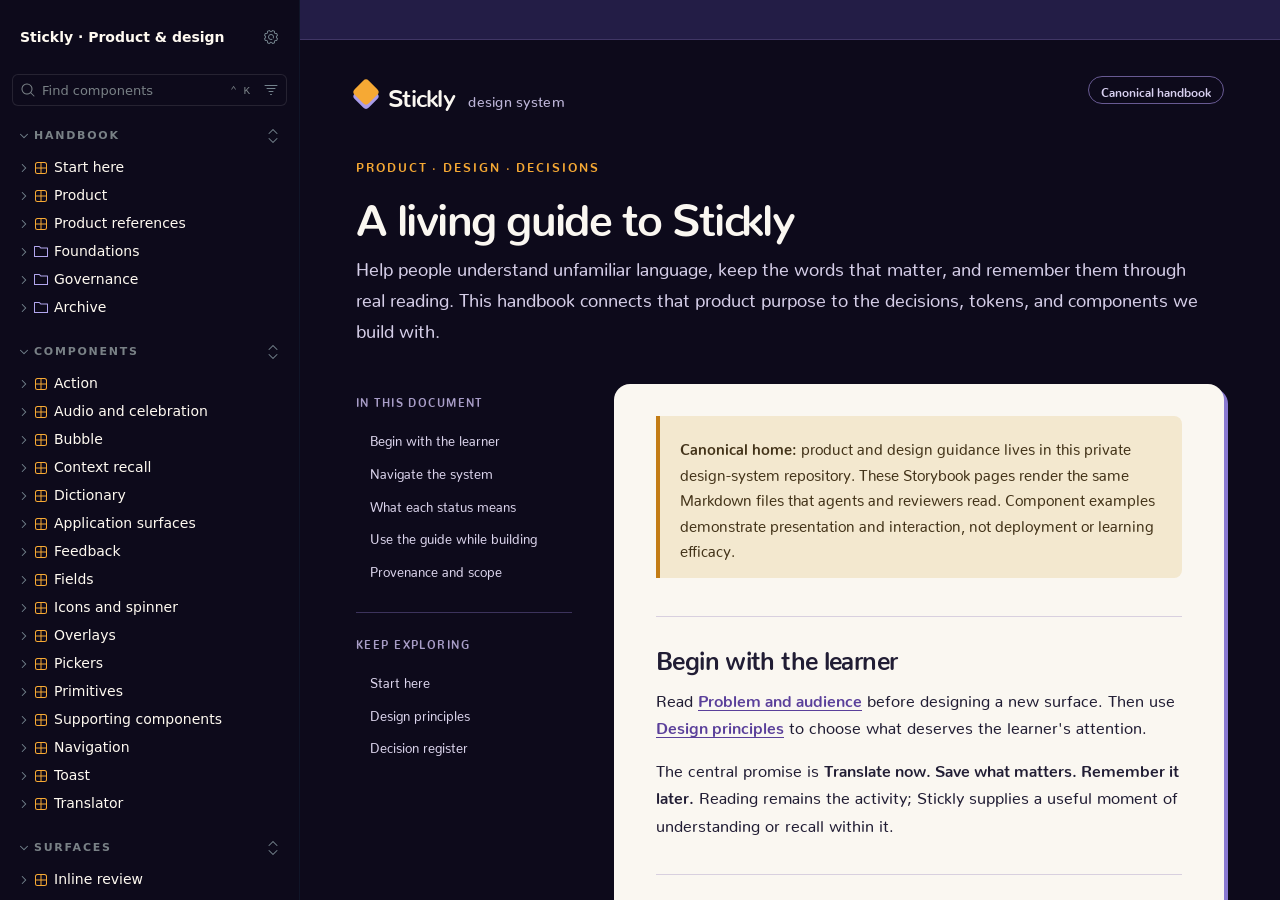
<file: index.html>
<!DOCTYPE html>
<html lang="en">
  <head>
    <meta charset="utf-8" />

    <title>storybook - Storybook</title>
    <meta name="viewport" content="width=device-width, initial-scale=1" />

    
    <link rel="icon" type="image/svg+xml" href="./favicon.svg" />
    
    <style>
      @font-face {
        font-family: 'Nunito Sans';
        font-style: normal;
        font-weight: 400;
        font-display: swap;
        src: url('./sb-common-assets/nunito-sans-regular.woff2') format('woff2');
      }

      @font-face {
        font-family: 'Nunito Sans';
        font-style: italic;
        font-weight: 400;
        font-display: swap;
        src: url('./sb-common-assets/nunito-sans-italic.woff2') format('woff2');
      }

      @font-face {
        font-family: 'Nunito Sans';
        font-style: normal;
        font-weight: 700;
        font-display: swap;
        src: url('./sb-common-assets/nunito-sans-bold.woff2') format('woff2');
      }

      @font-face {
        font-family: 'Nunito Sans';
        font-style: italic;
        font-weight: 700;
        font-display: swap;
        src: url('./sb-common-assets/nunito-sans-bold-italic.woff2') format('woff2');
      }
    </style>

    <link href="./sb-manager/runtime.js" rel="modulepreload" />

    
    <link href="./sb-addons/storybook-core-server-presets-0/common-manager-bundle.js" rel="modulepreload" />
    
    <link href="./sb-addons/a11y-1/manager-bundle.js" rel="modulepreload" />
    
    <link href="./sb-addons/docs-2/manager-bundle.js" rel="modulepreload" />
    
    <link href="./sb-addons/storybook-3/manager-bundle.js" rel="modulepreload" />
       

    <style>
      #storybook-root[hidden] {
        display: none !important;
      }
    </style>

    
  </head>
  <body>
    <div id="root"></div>

    
    <script>
      
        
          window['FEATURES'] = {
  "argTypeTargetsV7": true,
  "legacyDecoratorFileOrder": false,
  "disallowImplicitActionsInRenderV8": true,
  "viewport": true,
  "highlight": true,
  "controls": true,
  "interactions": true,
  "actions": true,
  "backgrounds": true,
  "outline": true,
  "measure": true
};
        
      
        
          window['REFS'] = {};
        
      
        
          window['LOGLEVEL'] = "info";
        
      
        
          window['DOCS_OPTIONS'] = {
  "defaultName": "Docs"
};
        
      
        
          window['CONFIG_TYPE'] = "PRODUCTION";
        
      
        
      
        
      
        
          window['TAGS_OPTIONS'] = {
  "dev-only": {
    "excludeFromDocsStories": true
  },
  "docs-only": {
    "excludeFromSidebar": true
  },
  "test-only": {
    "excludeFromSidebar": true,
    "excludeFromDocsStories": true
  }
};
        
      
        
          window['STORYBOOK_RENDERER'] = "html";
        
      
        
          window['STORYBOOK_BUILDER'] = "@storybook/builder-vite";
        
      
        
          window['STORYBOOK_FRAMEWORK'] = "@storybook/html-vite";
        
      
    </script>
    

    <script type="module">
      import './sb-manager/globals-runtime.js';

      
        import './sb-addons/storybook-core-server-presets-0/common-manager-bundle.js';
      
        import './sb-addons/a11y-1/manager-bundle.js';
      
        import './sb-addons/docs-2/manager-bundle.js';
      
        import './sb-addons/storybook-3/manager-bundle.js';
      

      import './sb-manager/runtime.js';
    </script>
  </body>
</html>
</file>
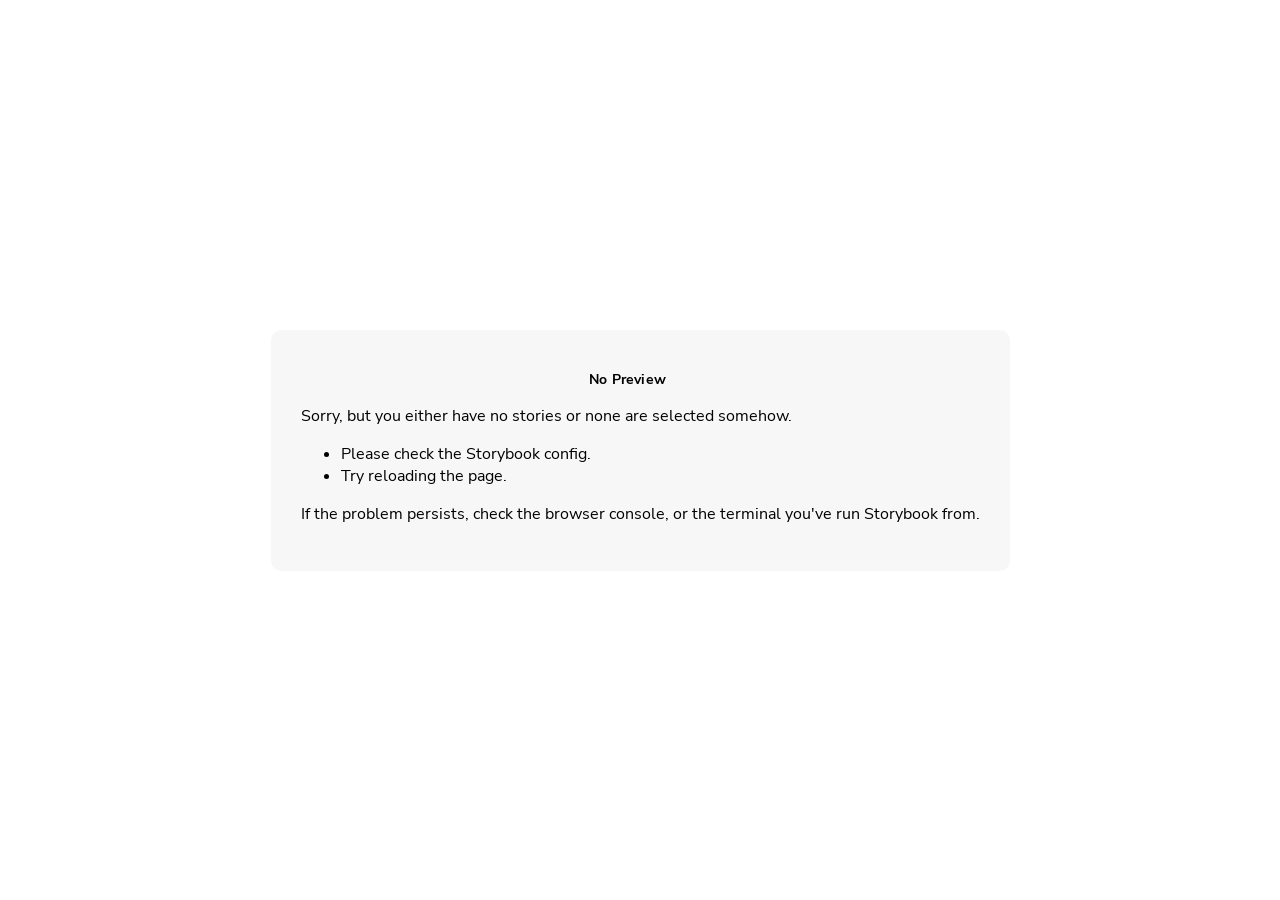
<file: iframe.html>
<!doctype html>
<!--suppress HtmlUnknownTarget -->
<html lang="en">
  <head><script type="module" src="./vite-inject-mocker-entry.js"></script>
    <meta charset="utf-8" />
    <title>Storybook</title>
    <meta name="viewport" content="width=device-width, initial-scale=1" />

    <style>
      @font-face {
        font-family: 'Nunito Sans';
        font-style: normal;
        font-weight: 400;
        font-display: swap;
        src: url('./sb-common-assets/nunito-sans-regular.woff2') format('woff2');
      }

      @font-face {
        font-family: 'Nunito Sans';
        font-style: italic;
        font-weight: 400;
        font-display: swap;
        src: url('./sb-common-assets/nunito-sans-italic.woff2') format('woff2');
      }

      @font-face {
        font-family: 'Nunito Sans';
        font-style: normal;
        font-weight: 700;
        font-display: swap;
        src: url('./sb-common-assets/nunito-sans-bold.woff2') format('woff2');
      }

      @font-face {
        font-family: 'Nunito Sans';
        font-style: italic;
        font-weight: 700;
        font-display: swap;
        src: url('./sb-common-assets/nunito-sans-bold-italic.woff2') format('woff2');
      }
    </style>

    <script>
      window.CONFIG_TYPE = 'PRODUCTION';
      window.LOGLEVEL = 'info';
      window.FRAMEWORK_OPTIONS = {};
      window.CHANNEL_OPTIONS = {};
      window.FEATURES = {"argTypeTargetsV7":true,"legacyDecoratorFileOrder":false,"disallowImplicitActionsInRenderV8":true,"viewport":true,"highlight":true,"controls":true,"interactions":true,"actions":true,"backgrounds":true,"outline":true,"measure":true};
      window.STORIES = [{"titlePrefix":"","directory":"./stories/handbook","files":"*.stories.ts","importPathMatcher":"^\\.[\\\\/](?:stories\\/handbook\\/(?!\\.)(?=.)[^/]*?\\.stories\\.ts)$"},{"titlePrefix":"","directory":"./stories/foundations","files":"*.stories.ts","importPathMatcher":"^\\.[\\\\/](?:stories\\/foundations\\/(?!\\.)(?=.)[^/]*?\\.stories\\.ts)$"},{"titlePrefix":"","directory":"./stories/catalog","files":"*.stories.ts","importPathMatcher":"^\\.[\\\\/](?:stories\\/catalog\\/(?!\\.)(?=.)[^/]*?\\.stories\\.ts)$"}];
      window.DOCS_OPTIONS = {"defaultName":"Docs"};
      window.TAGS_OPTIONS = {"dev-only":{"excludeFromDocsStories":true},"docs-only":{"excludeFromSidebar":true},"test-only":{"excludeFromSidebar":true,"excludeFromDocsStories":true}};

      

      // We do this so that "module && module.hot" etc. in Storybook source code
      // doesn't fail (it will simply be disabled)
      window.module = undefined;
      window.global = window;
    </script>
    <base target="_parent" />

<style>
  /* While we aren't showing the main block yet, but still preparing, we want everything the user has rendered, which may or may not be in #storybook-root, to be display none */
  .sb-show-preparing-story:not(.sb-show-main) > :not(.sb-preparing-story) {
    display: none;
  }

  .sb-show-preparing-docs:not(.sb-show-main) > :not(.sb-preparing-docs) {
    display: none;
  }

  /* Hide our own blocks when we aren't supposed to be showing them */
  :not(.sb-show-preparing-story) > .sb-preparing-story,
  :not(.sb-show-preparing-docs) > .sb-preparing-docs,
  :not(.sb-show-nopreview) > .sb-nopreview,
  :not(.sb-show-errordisplay) > .sb-errordisplay {
    display: none;
  }

  .sb-show-main.sb-main-centered {
    margin: 0;
    display: flex;
    align-items: center;
    min-height: 100vh;
  }

  .sb-show-main.sb-main-centered #storybook-root {
    box-sizing: border-box;
    margin: auto;
    padding: 1rem;
    max-height: 100%;
    /* Hack for centering correctly in IE11 */
  }

  /* Vertical centering fix for IE11 */
  @media screen and (-ms-high-contrast: none), (-ms-high-contrast: active) {
    .sb-show-main.sb-main-centered:after {
      content: '';
      min-height: inherit;
      font-size: 0;
    }
  }

  .sb-show-main.sb-main-fullscreen {
    margin: 0;
    padding: 0;
    display: block;
  }

  .sb-show-main.sb-main-padded {
    margin: 0;
    padding: 1rem;
    display: block;
    box-sizing: border-box;
  }

  .sb-wrapper {
    position: fixed;
    top: 0;
    bottom: 0;
    left: 0;
    right: 0;
    box-sizing: border-box;

    padding: 40px;
    font-family:
      'Nunito Sans',
      -apple-system,
      '.SFNSText-Regular',
      'San Francisco',
      BlinkMacSystemFont,
      'Segoe UI',
      'Helvetica Neue',
      Helvetica,
      Arial,
      sans-serif;
    -webkit-font-smoothing: antialiased;
    overflow: auto;
  }

  @media (max-width: 700px) {
    .sb-wrapper {
      padding: 20px;
    }
  }

  @media (max-width: 500px) {
    .sb-wrapper {
      padding: 10px;
    }
  }

  .sb-heading {
    font-size: 14px;
    font-weight: 600;
    letter-spacing: 0.2px;
    margin: 10px 0;
    padding-right: 25px;
  }

  .sb-nopreview {
    display: flex;
    align-content: center;
    justify-content: center;
    box-sizing: border-box;
  }

  .sb-nopreview_main {
    margin: auto;
    padding: 30px;
    border-radius: 10px;
    background: rgba(0, 0, 0, 0.03);
  }

  .sb-nopreview_heading {
    text-align: center;
  }

  .sb-errordisplay {
    background: #f6f9fc;
    color: black;
    z-index: 999999;
    width: 100vw;
    min-height: 100vh;
    box-sizing: border-box;

    & ol {
      padding-left: 18px;
      margin: 0;
    }

    & h1 {
      font-family: Nunito Sans;
      font-size: 22px;
      font-weight: 400;
      line-height: 30px;
      font-weight: normal;
      margin: 0;

      &::before {
        content: '';
        display: inline-block;
        width: 12px;
        height: 12px;
        background: #ff4400;
        border-radius: 50%;
        margin-right: 8px;
      }
    }

    & p,
    & ol {
      font-family: Nunito Sans;
      font-size: 14px;
      font-weight: 400;
      line-height: 19px;
      margin: 0;
    }

    & li + li {
      margin: 0;
      padding: 0;
      padding-top: 12px;
    }

    & a {
      color: currentColor;
    }
  }

  .sb-errordisplay_main {
    margin: auto;
    padding: 24px;
    display: flex;
    box-sizing: border-box;

    flex-direction: column;
    min-height: 100%;
    width: 100%;
    border-radius: 6px;
    background: white;
    border: 1px solid #ff0000;
    box-shadow: 0 0 64px rgba(0, 0, 0, 0.1);
    gap: 24px;
  }

  .sb-errordisplay_code {
    padding: 10px;
    flex: 1;
    background: #242424;
    color: #c6c6c6;
    box-sizing: border-box;

    font-size: 14px;
    font-weight: 400;
    line-height: 19px;
    border-radius: 4px;

    font-family:
      'Operator Mono', 'Fira Code Retina', 'Fira Code', 'FiraCode-Retina', 'Andale Mono',
      'Lucida Console', Consolas, Monaco, monospace;
    margin: 0;
    overflow: auto;
  }

  .sb-errordisplay pre {
    white-space: pre-wrap;
    white-space: revert;
  }

  @-webkit-keyframes sb-rotate360 {
    from {
      transform: rotate(0deg);
    }

    to {
      transform: rotate(360deg);
    }
  }

  @keyframes sb-rotate360 {
    from {
      transform: rotate(0deg);
    }

    to {
      transform: rotate(360deg);
    }
  }

  @-webkit-keyframes sb-glow {
    0%,
    100% {
      opacity: 1;
    }

    50% {
      opacity: 0.4;
    }
  }

  @keyframes sb-glow {
    0%,
    100% {
      opacity: 1;
    }

    50% {
      opacity: 0.4;
    }
  }

  /* We display the preparing loaders *over* the rendering story */
  .sb-preparing-story,
  .sb-preparing-docs {
    background-color: white;
    /* Maximum possible z-index. It would be better to use stacking contexts to ensure it's always
    on top, but this isn't possible as it would require making CSS changes that could affect user code */
    z-index: 2147483647;
  }

  .sb-loader {
    -webkit-animation: sb-rotate360 0.7s linear infinite;
    animation: sb-rotate360 0.7s linear infinite;
    border-color: rgba(97, 97, 97, 0.29);
    border-radius: 50%;
    border-style: solid;
    border-top-color: #646464;
    border-width: 2px;
    display: inline-block;
    height: 32px;
    left: 50%;
    margin-left: -16px;
    margin-top: -16px;
    mix-blend-mode: difference;
    overflow: hidden;
    position: absolute;
    top: 50%;
    transition: all 200ms ease-out;
    vertical-align: top;
    width: 32px;
    z-index: 4;
  }

  .sb-previewBlock {
    background: #fff;
    border: 1px solid rgba(0, 0, 0, 0.1);
    border-radius: 4px;
    box-shadow: rgba(0, 0, 0, 0.1) 0 1px 3px 0;
    margin: 25px auto 40px;
    max-width: 600px;
  }

  .sb-previewBlock_header {
    align-items: center;
    box-shadow: rgba(0, 0, 0, 0.1) 0 -1px 0 0 inset;
    display: flex;
    gap: 14px;
    height: 40px;
    padding: 0 12px;
  }

  .sb-previewBlock_icon {
    -webkit-animation: sb-glow 1.5s ease-in-out infinite;
    animation: sb-glow 1.5s ease-in-out infinite;
    background: #e6e6e6;
    height: 14px;
    width: 14px;
  }

  .sb-previewBlock_icon:last-child {
    margin-left: auto;
  }

  .sb-previewBlock_body {
    -webkit-animation: sb-glow 1.5s ease-in-out infinite;
    animation: sb-glow 1.5s ease-in-out infinite;
    height: 182px;
    position: relative;
  }

  .sb-argstableBlock {
    border-collapse: collapse;
    border-spacing: 0;
    font-size: 13px;
    line-height: 20px;
    margin: 25px auto 40px;
    max-width: 600px;
    text-align: left;
    width: 100%;
  }

  .sb-argstableBlock th:first-of-type,
  .sb-argstableBlock td:first-of-type {
    padding-left: 20px;
  }

  .sb-argstableBlock th:nth-of-type(2),
  .sb-argstableBlock td:nth-of-type(2) {
    width: 35%;
  }

  .sb-argstableBlock th:nth-of-type(3),
  .sb-argstableBlock td:nth-of-type(3) {
    width: 15%;
  }

  .sb-argstableBlock th:last-of-type,
  .sb-argstableBlock td:last-of-type {
    width: 25%;
    padding-right: 20px;
  }

  .sb-argstableBlock th span,
  .sb-argstableBlock td span {
    -webkit-animation: sb-glow 1.5s ease-in-out infinite;
    animation: sb-glow 1.5s ease-in-out infinite;
    background-color: rgba(0, 0, 0, 0.1);
    border-radius: 0;
    box-shadow: none;
    color: transparent;
  }

  .sb-argstableBlock th {
    padding: 10px 15px;
  }

  .sb-argstableBlock-body {
    border-radius: 4px;
    box-shadow:
      rgba(0, 0, 0, 0.1) 0 1px 3px 1px,
      rgba(0, 0, 0, 0.065) 0 0 0 1px;
  }

  .sb-argstableBlock-body tr {
    background: transparent;
    overflow: hidden;
  }

  .sb-argstableBlock-body tr:not(:first-child) {
    border-top: 1px solid #e6e6e6;
  }

  .sb-argstableBlock-body tr:first-child td:first-child {
    border-top-left-radius: 4px;
  }

  .sb-argstableBlock-body tr:first-child td:last-child {
    border-top-right-radius: 4px;
  }

  .sb-argstableBlock-body tr:last-child td:first-child {
    border-bottom-left-radius: 4px;
  }

  .sb-argstableBlock-body tr:last-child td:last-child {
    border-bottom-right-radius: 4px;
  }

  .sb-argstableBlock-body td {
    background: #fff;
    padding-bottom: 10px;
    padding-top: 10px;
    vertical-align: top;
  }

  .sb-argstableBlock-body td:not(:first-of-type) {
    padding-left: 15px;
    padding-right: 15px;
  }

  .sb-argstableBlock-body button {
    -webkit-animation: sb-glow 1.5s ease-in-out infinite;
    animation: sb-glow 1.5s ease-in-out infinite;
    background-color: rgba(0, 0, 0, 0.1);
    border: 0;
    border-radius: 0;
    box-shadow: none;
    color: transparent;
    display: inline;
    font-size: 12px;
    line-height: 1;
    padding: 10px 16px;
  }

  .sb-argstableBlock-summary {
    margin-top: 4px;
  }

  .sb-argstableBlock-code {
    margin-right: 4px;
    margin-bottom: 4px;
    padding: 2px 5px;
  }

  .sb-sr-only,
  .sb-hidden-until-focus:not(:focus) {
    position: absolute;
    width: 1px;
    height: 1px;
    padding: 0px;
    margin: -1px;
    overflow: hidden;
    clip: rect(0, 0, 0, 0);
    border: none;
  }

  .sb-hidden-until-focus {
    opacity: 0;
    transition: opacity 150ms ease-out;
  }

  .sb-hidden-until-focus:focus {
    opacity: 1;
  }
</style>

<script>
  /* globals window */
  try {
    if (window.top !== window) {
      window.__REACT_DEVTOOLS_GLOBAL_HOOK__ = window.top.__REACT_DEVTOOLS_GLOBAL_HOOK__;
      window.__VUE_DEVTOOLS_GLOBAL_HOOK__ = window.top.__VUE_DEVTOOLS_GLOBAL_HOOK__;
      window.top.__VUE_DEVTOOLS_CONTEXT__ = window.document;
    }
  } catch (e) {
    // eslint-disable-next-line no-console
    console.warn('unable to connect to top frame for connecting dev tools');
  }
</script>
<style>
  @font-face { font-family: 'Nunito-Regular'; src: url('./assets/fonts/Nunito-Regular.ttf') format('truetype'); font-display: block; }
  @font-face { font-family: 'Nunito-Medium'; src: url('./assets/fonts/Nunito-Medium.ttf') format('truetype'); font-display: block; }
  @font-face { font-family: 'Nunito-SemiBold'; src: url('./assets/fonts/Nunito-SemiBold.ttf') format('truetype'); font-display: block; }
  @font-face { font-family: 'Nunito-Bold'; src: url('./assets/fonts/Nunito-Bold.ttf') format('truetype'); font-display: block; }
  @font-face { font-family: 'Nunito'; font-weight: 400; src: url('./assets/fonts/Nunito-Regular.ttf') format('truetype'); font-display: block; }
  @font-face { font-family: 'Nunito'; font-weight: 500; src: url('./assets/fonts/Nunito-Medium.ttf') format('truetype'); font-display: block; }
  @font-face { font-family: 'Nunito'; font-weight: 600; src: url('./assets/fonts/Nunito-SemiBold.ttf') format('truetype'); font-display: block; }
  @font-face { font-family: 'Nunito'; font-weight: 700; src: url('./assets/fonts/Nunito-Bold.ttf') format('truetype'); font-display: block; }
</style>

    <script type="module" crossorigin src="./assets/iframe-Bgpwg6UK.js"></script>
    <link rel="modulepreload" crossorigin href="./assets/preload-helper-PPVm8Dsz.js">
  </head>

  <body>
    <div class="sb-preparing-story sb-wrapper">
  <div class="sb-loader"></div>
</div>

<div class="sb-preparing-docs sb-wrapper">
  <div class="sb-previewBlock">
    <div class="sb-previewBlock_header">
      <div class="sb-previewBlock_icon"></div>
      <div class="sb-previewBlock_icon"></div>
      <div class="sb-previewBlock_icon"></div>
      <div class="sb-previewBlock_icon"></div>
    </div>
    <div class="sb-previewBlock_body">
      <div class="sb-loader"></div>
    </div>
  </div>
  <table aria-hidden="true" class="sb-argstableBlock">
    <thead class="sb-argstableBlock-head">
      <tr>
        <th><span>Name</span></th>
        <th><span>Description</span></th>
        <th><span>Default</span></th>
        <th><span>Control </span></th>
      </tr>
    </thead>
    <tbody class="sb-argstableBlock-body">
      <tr>
        <td><span>propertyName</span><span title="Required">*</span></td>
        <td>
          <div><span>This is a short description</span></div>
          <div class="sb-argstableBlock-summary">
            <div><span class="sb-argstableBlock-code">summary</span></div>
          </div>
        </td>
        <td>
          <div><span class="sb-argstableBlock-code">defaultValue</span></div>
        </td>
        <td><button>Set string</button></td>
      </tr>
      <tr>
        <td><span>propertyName</span><span>*</span></td>
        <td>
          <div><span>This is a short description</span></div>
          <div class="sb-argstableBlock-summary">
            <div><span class="sb-argstableBlock-code">summary</span></div>
          </div>
        </td>
        <td>
          <div><span class="sb-argstableBlock-code">defaultValue</span></div>
        </td>
        <td><button>Set string</button></td>
      </tr>
      <tr>
        <td><span>propertyName</span><span>*</span></td>
        <td>
          <div><span>This is a short description</span></div>
          <div class="sb-argstableBlock-summary">
            <div><span class="sb-argstableBlock-code">summary</span></div>
          </div>
        </td>
        <td>
          <div><span class="sb-argstableBlock-code">defaultValue</span></div>
        </td>
        <td><button>Set string</button></td>
      </tr>
    </tbody>
  </table>
</div>

<div class="sb-nopreview sb-wrapper">
  <div class="sb-nopreview_main">
    <h1 class="sb-nopreview_heading sb-heading">No Preview</h1>
    <p>Sorry, but you either have no stories or none are selected somehow.</p>
    <ul>
      <li>Please check the Storybook config.</li>
      <li>Try reloading the page.</li>
    </ul>
    <p>
      If the problem persists, check the browser console, or the terminal you've run Storybook from.
    </p>
  </div>
</div>

<div class="sb-errordisplay sb-wrapper">
  <div class="sb-errordisplay_main">
    <h1 id="error-message"></h1>
    <p>
      The component failed to render properly, likely due to a configuration issue in Storybook.
      Here are some common causes and how you can address them:
    </p>
    <ol>
      <li>
        <strong>Missing Context/Providers</strong>: You can use decorators to supply specific
        contexts or providers, which are sometimes necessary for components to render correctly. For
        detailed instructions on using decorators, please visit the
        <a href="https://storybook.js.org/docs/writing-stories/decorators"
          >Decorators documentation</a
        >.
      </li>
      <li>
        <strong>Misconfigured Webpack or Vite</strong>: Verify that Storybook picks up all necessary
        settings for loaders, plugins, and other relevant parameters. You can find step-by-step
        guides for configuring
        <a href="https://storybook.js.org/docs/builders/webpack">Webpack</a> or
        <a href="https://storybook.js.org/docs/builders/vite">Vite</a>
        with Storybook.
      </li>
      <li>
        <strong>Missing Environment Variables</strong>: Your Storybook may require specific
        environment variables to function as intended. You can set up custom environment variables
        as outlined in the
        <a href="https://storybook.js.org/docs/configure/environment-variables"
          >Environment Variables documentation</a
        >.
      </li>
    </ol>
    <pre class="sb-errordisplay_code"><code id="error-stack"></code></pre>
  </div>
</div>

    <div id="storybook-root"></div>
    <div id="storybook-docs"></div>
    <script>
      function __onViteAppLoadingError(event) {
        const hostname = globalThis.location.hostname;
        if (hostname !== 'localhost' && globalThis.CONFIG_TYPE === 'DEVELOPMENT') {
          const message = `Failed to load the Storybook preview file 'vite-app.js':

It looks like you're visiting the Storybook development server on another hostname than localhost: '${hostname}', but you haven't configured the necessary security features to support this.
Please re-run your Storybook development server with the '--host ${hostname}' flag, or manually configure your Vite allowedHosts configuration with viteFinal.

See:`;
          const docs = [
            'https://storybook.js.org/docs/api/cli-options#dev',
            'https://storybook.js.org/docs/api/main-config/main-config-vite-final',
            'https://vite.dev/config/server-options.html#server-allowedhosts',
          ];
          console.error(`${message}\n${docs.map((doc) => `- ${doc}`).join('\n')}`);

          document.getElementById('storybook-root').innerHTML =
            `<p style="color: red; max-width: 70ch">${message.replaceAll(
              '\n',
              '<br/>'
            )}<ul>${docs.map((doc) => `<li><a href='${doc}' target='_blank'>${doc}</a></li>`).join('')}<ul></p>`;
          return;
        }
      }
    </script>
  </body>
</html>
</file>
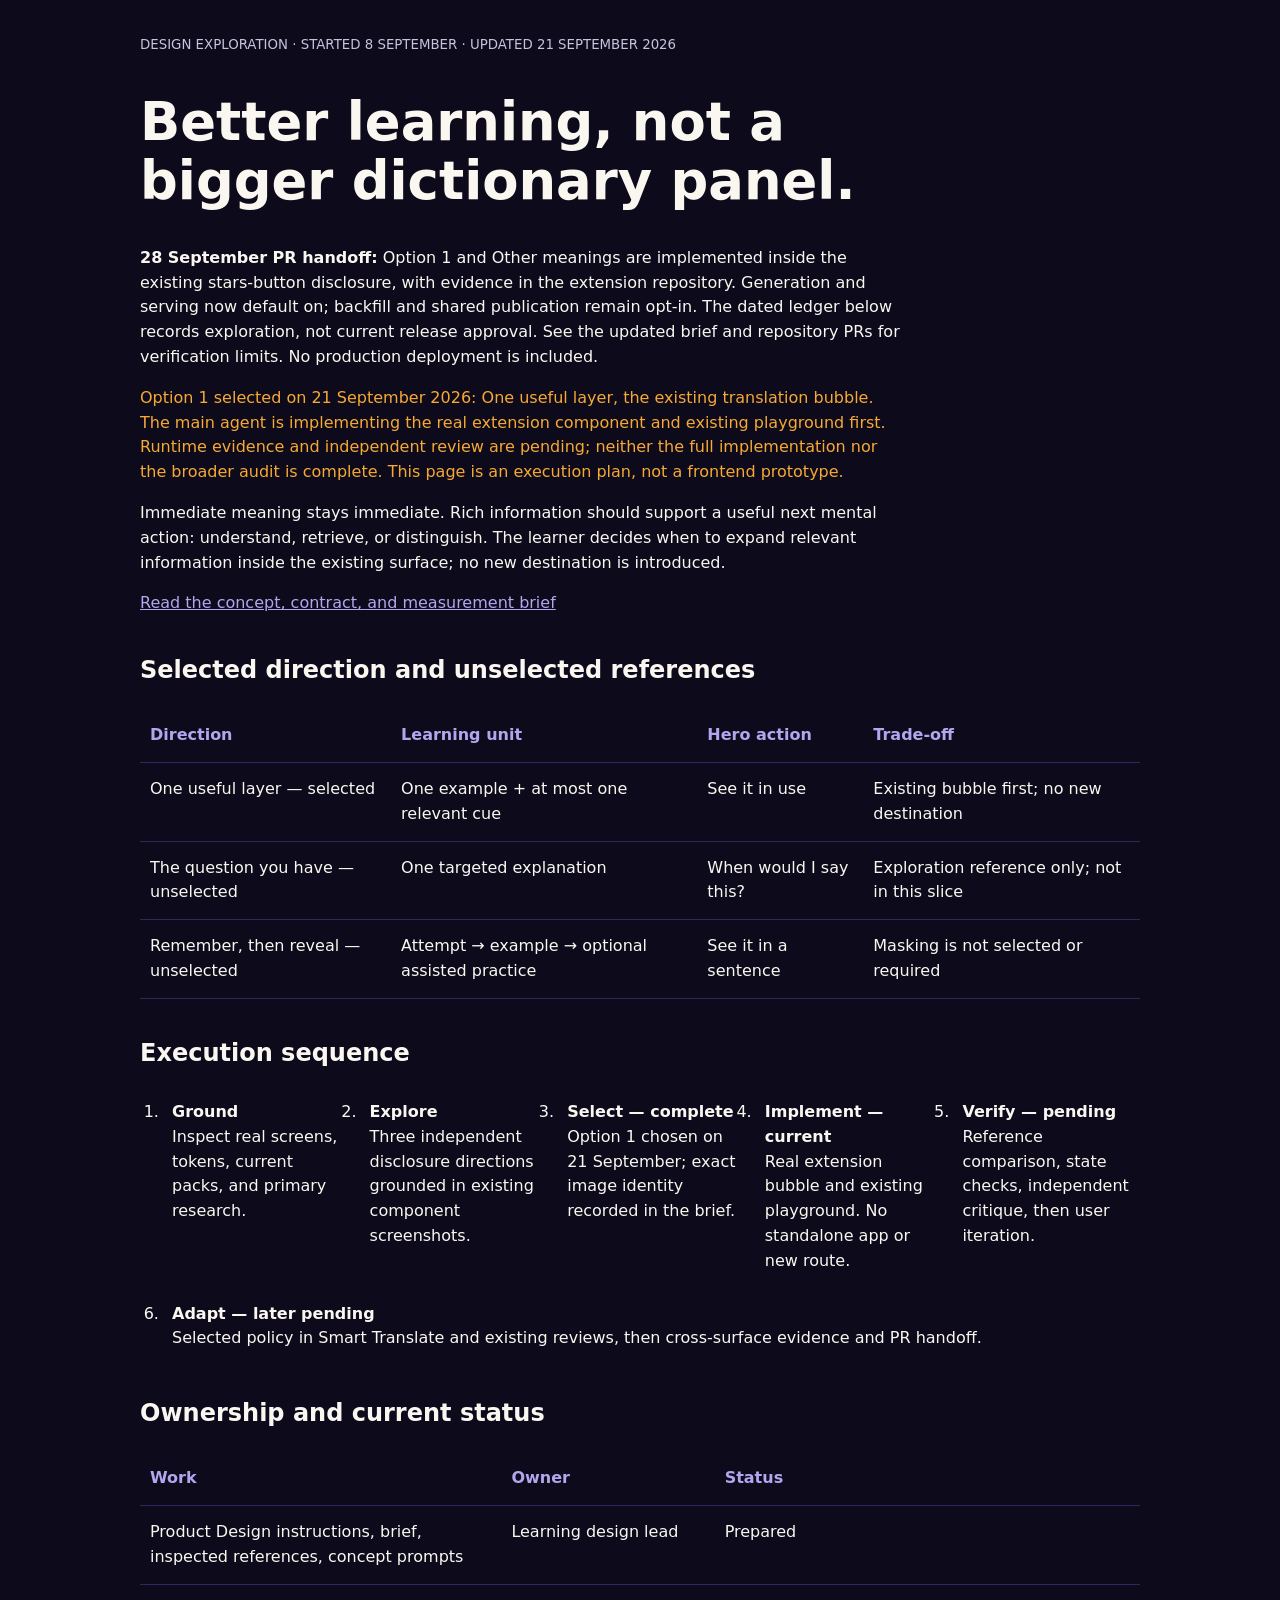
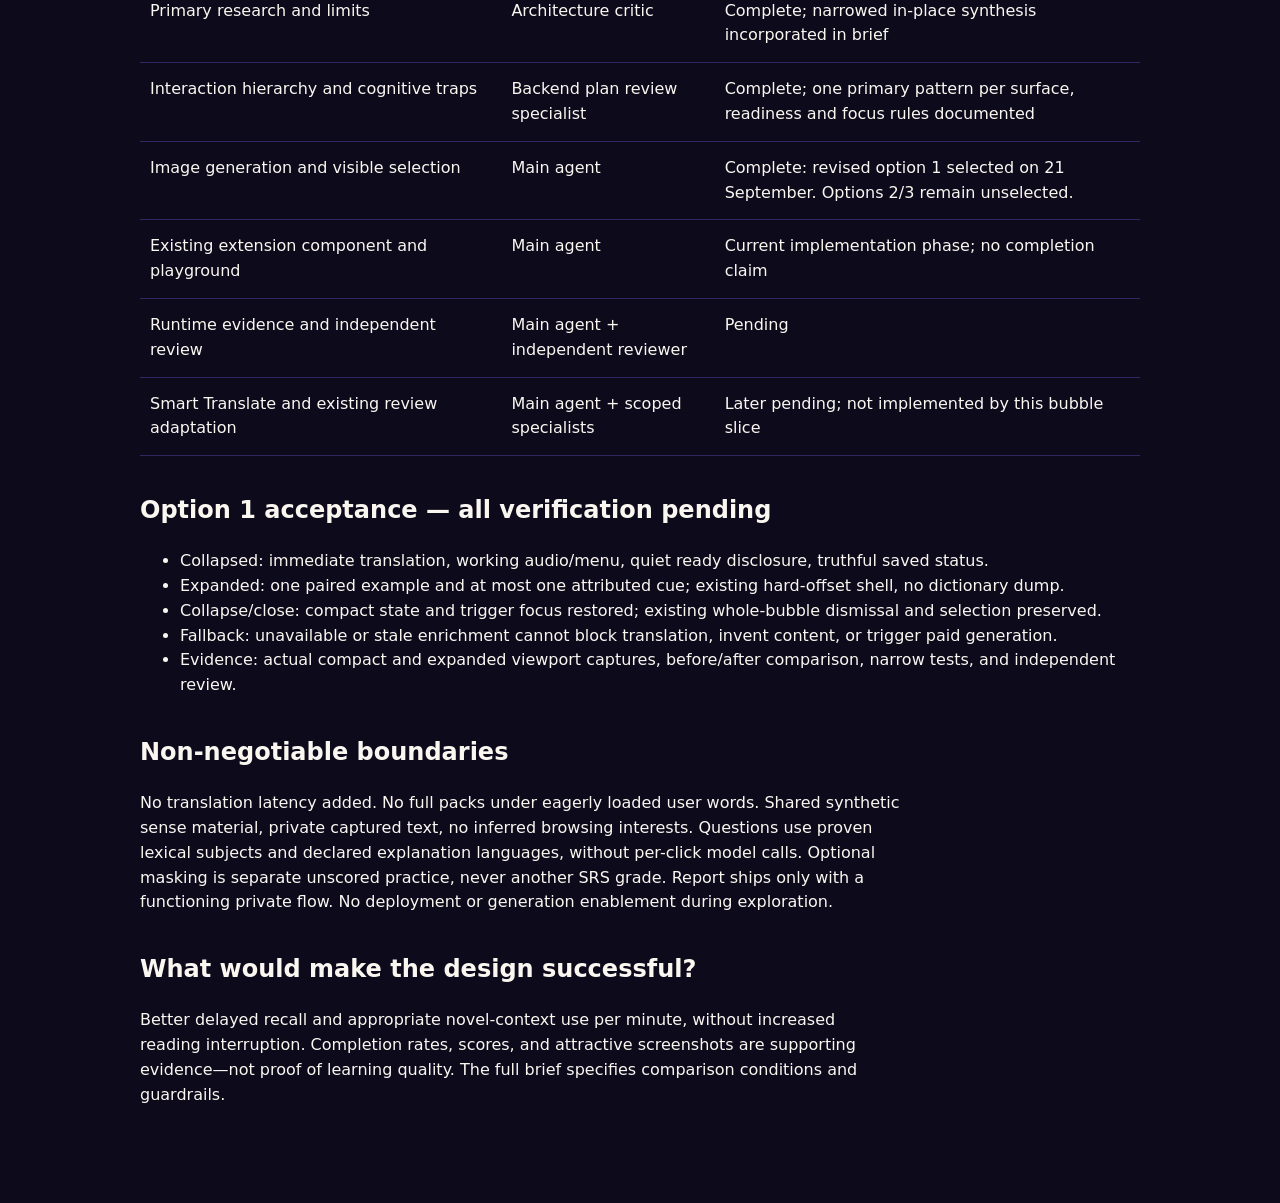
<file: handbook-source/design/learning-experience-exploration-2026-09-08/plan.html>
<!doctype html>
<html lang="en">
<head>
  <meta charset="utf-8">
  <meta name="viewport" content="width=device-width, initial-scale=1">
  <title>Stickly learning experience — exploration plan</title>
  <style>
    :root { color-scheme: dark; font: 16px/1.55 system-ui, sans-serif; color: #faf7f1; background: #0d0a1b; }
    body { max-width: 1000px; margin: auto; padding: 32px 20px 80px; }
    h1 { font-size: clamp(2rem, 5vw, 3.3rem); line-height: 1.12; max-width: 760px; }
    h2 { margin-top: 36px; }
    a { color: #b2a6ee; }
    p { max-width: 760px; }
    .status { color: #f6a934; }
    table { width: 100%; border-collapse: collapse; }
    th, td { text-align: left; vertical-align: top; padding: 14px 10px; border-bottom: 1px solid #302760; }
    th { color: #b2a6ee; }
    .flow { display: flex; flex-wrap: wrap; gap: 12px; padding-left: 24px; }
    .flow li { flex: 1 1 160px; padding: 8px; }
    small { color: #c9c2de; }
  </style>
</head>
<body>
  <small>DESIGN EXPLORATION · STARTED 8 SEPTEMBER · UPDATED 21 SEPTEMBER 2026</small>
  <h1>Better learning, not a bigger dictionary panel.</h1>
  <p><strong>28 September PR handoff:</strong> Option 1 and Other meanings are implemented inside the existing stars-button disclosure, with evidence in the extension repository. Generation and serving now default on; backfill and shared publication remain opt-in. The dated ledger below records exploration, not current release approval. See the updated brief and repository PRs for verification limits. No production deployment is included.</p>
  <p class="status">Option 1 selected on 21 September 2026: One useful layer, the existing translation bubble. The main agent is implementing the real extension component and existing playground first. Runtime evidence and independent review are pending; neither the full implementation nor the broader audit is complete. This page is an execution plan, not a frontend prototype.</p>
  <p>Immediate meaning stays immediate. Rich information should support a useful next mental action: understand, retrieve, or distinguish. The learner decides when to expand relevant information inside the existing surface; no new destination is introduced.</p>
  <p><a href="brief.md">Read the concept, contract, and measurement brief</a></p>

  <h2>Selected direction and unselected references</h2>
  <table>
    <thead><tr><th>Direction</th><th>Learning unit</th><th>Hero action</th><th>Trade-off</th></tr></thead>
    <tbody>
      <tr><td>One useful layer — selected</td><td>One example + at most one relevant cue</td><td>See it in use</td><td>Existing bubble first; no new destination</td></tr>
      <tr><td>The question you have — unselected</td><td>One targeted explanation</td><td>When would I say this?</td><td>Exploration reference only; not in this slice</td></tr>
      <tr><td>Remember, then reveal — unselected</td><td>Attempt → example → optional assisted practice</td><td>See it in a sentence</td><td>Masking is not selected or required</td></tr>
    </tbody>
  </table>

  <h2>Execution sequence</h2>
  <ol class="flow">
    <li><strong>Ground</strong><br>Inspect real screens, tokens, current packs, and primary research.</li>
    <li><strong>Explore</strong><br>Three independent disclosure directions grounded in existing component screenshots.</li>
    <li><strong>Select — complete</strong><br>Option 1 chosen on 21 September; exact image identity recorded in the brief.</li>
    <li><strong>Implement — current</strong><br>Real extension bubble and existing playground. No standalone app or new route.</li>
    <li><strong>Verify — pending</strong><br>Reference comparison, state checks, independent critique, then user iteration.</li>
    <li><strong>Adapt — later pending</strong><br>Selected policy in Smart Translate and existing reviews, then cross-surface evidence and PR handoff.</li>
  </ol>

  <h2>Ownership and current status</h2>
  <table>
    <thead><tr><th>Work</th><th>Owner</th><th>Status</th></tr></thead>
    <tbody>
      <tr><td>Product Design instructions, brief, inspected references, concept prompts</td><td>Learning design lead</td><td>Prepared</td></tr>
      <tr><td>Primary research and limits</td><td>Architecture critic</td><td>Complete; narrowed in-place synthesis incorporated in brief</td></tr>
      <tr><td>Interaction hierarchy and cognitive traps</td><td>Backend plan review specialist</td><td>Complete; one primary pattern per surface, readiness and focus rules documented</td></tr>
      <tr><td>Image generation and visible selection</td><td>Main agent</td><td>Complete: revised option 1 selected on 21 September. Options 2/3 remain unselected.</td></tr>
      <tr><td>Existing extension component and playground</td><td>Main agent</td><td>Current implementation phase; no completion claim</td></tr>
      <tr><td>Runtime evidence and independent review</td><td>Main agent + independent reviewer</td><td>Pending</td></tr>
      <tr><td>Smart Translate and existing review adaptation</td><td>Main agent + scoped specialists</td><td>Later pending; not implemented by this bubble slice</td></tr>
    </tbody>
  </table>

  <h2>Option 1 acceptance — all verification pending</h2>
  <ul>
    <li>Collapsed: immediate translation, working audio/menu, quiet ready disclosure, truthful saved status.</li>
    <li>Expanded: one paired example and at most one attributed cue; existing hard-offset shell, no dictionary dump.</li>
    <li>Collapse/close: compact state and trigger focus restored; existing whole-bubble dismissal and selection preserved.</li>
    <li>Fallback: unavailable or stale enrichment cannot block translation, invent content, or trigger paid generation.</li>
    <li>Evidence: actual compact and expanded viewport captures, before/after comparison, narrow tests, and independent review.</li>
  </ul>

  <h2>Non-negotiable boundaries</h2>
  <p>No translation latency added. No full packs under eagerly loaded user words. Shared synthetic sense material, private captured text, no inferred browsing interests. Questions use proven lexical subjects and declared explanation languages, without per-click model calls. Optional masking is separate unscored practice, never another SRS grade. Report ships only with a functioning private flow. No deployment or generation enablement during exploration.</p>

  <h2>What would make the design successful?</h2>
  <p>Better delayed recall and appropriate novel-context use per minute, without increased reading interruption. Completion rates, scores, and attractive screenshots are supporting evidence—not proof of learning quality. The full brief specifies comparison conditions and guardrails.</p>
</body>
</html>
</file>
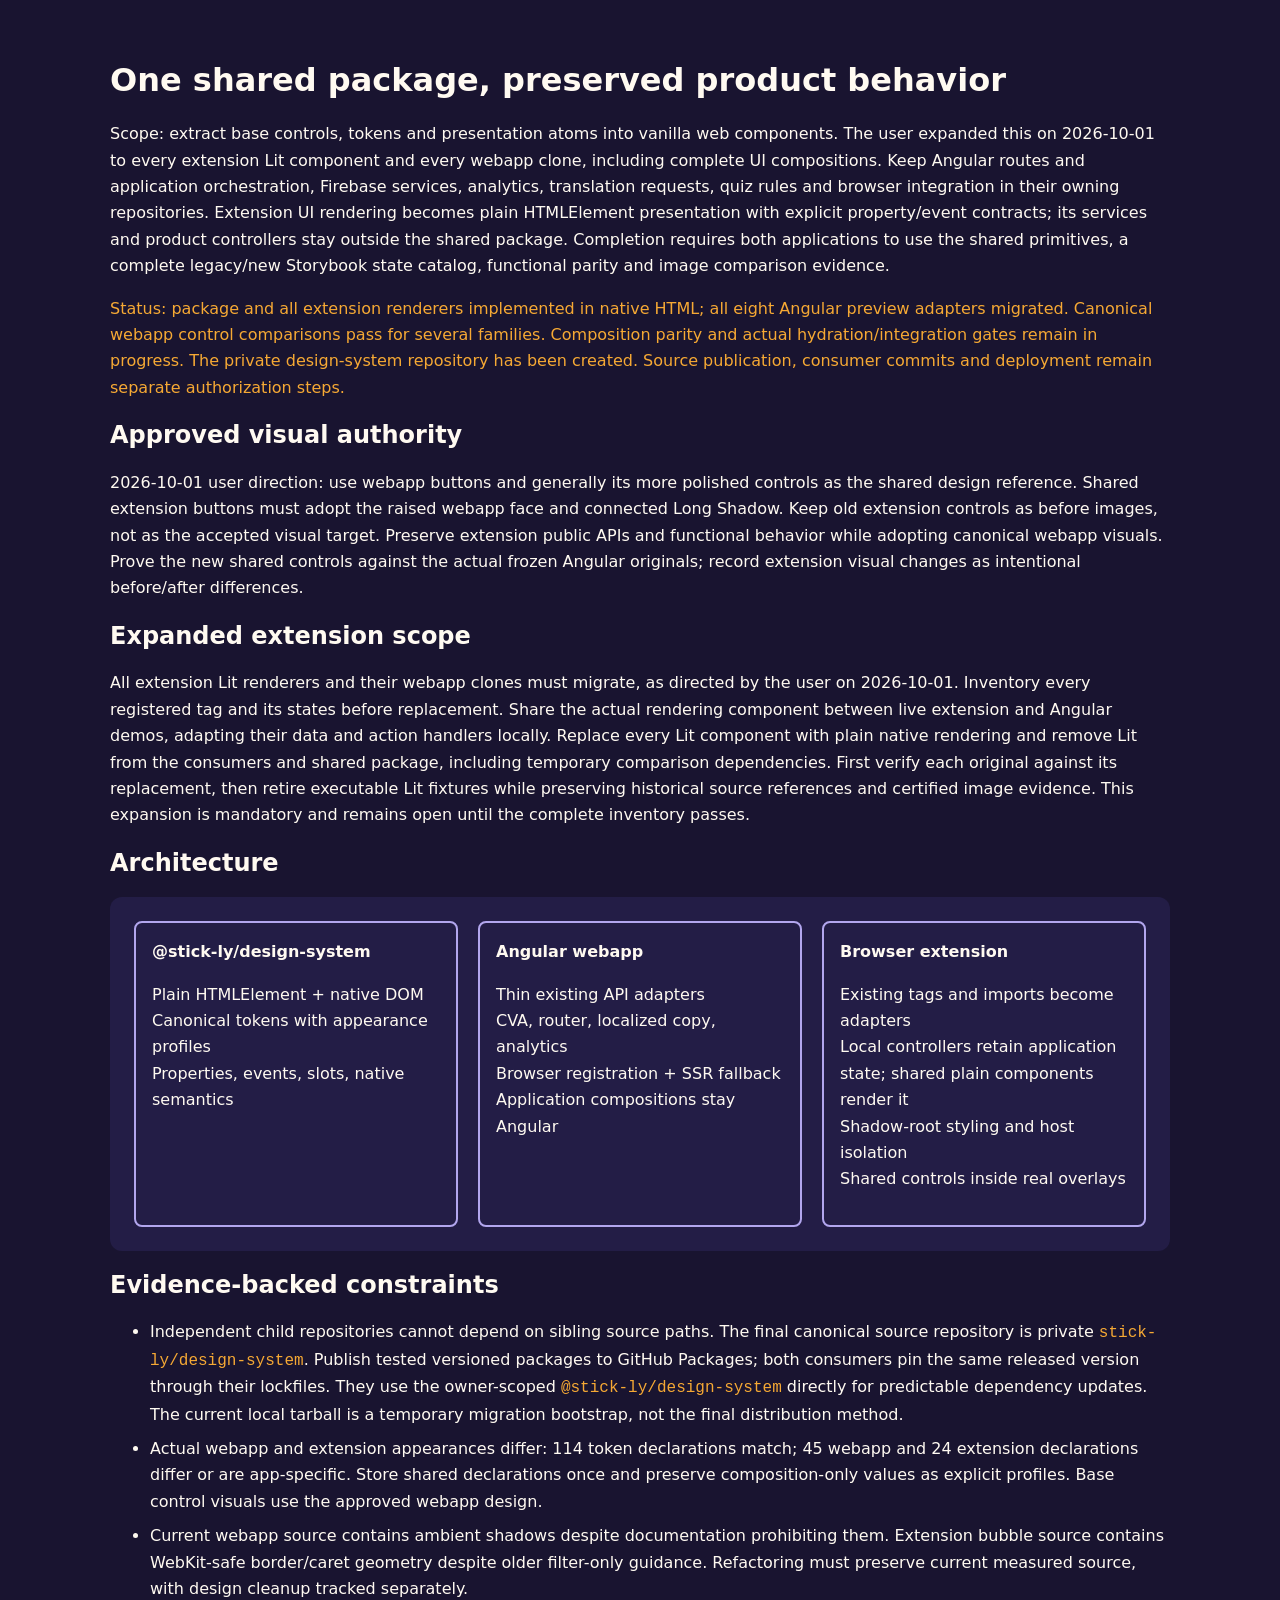
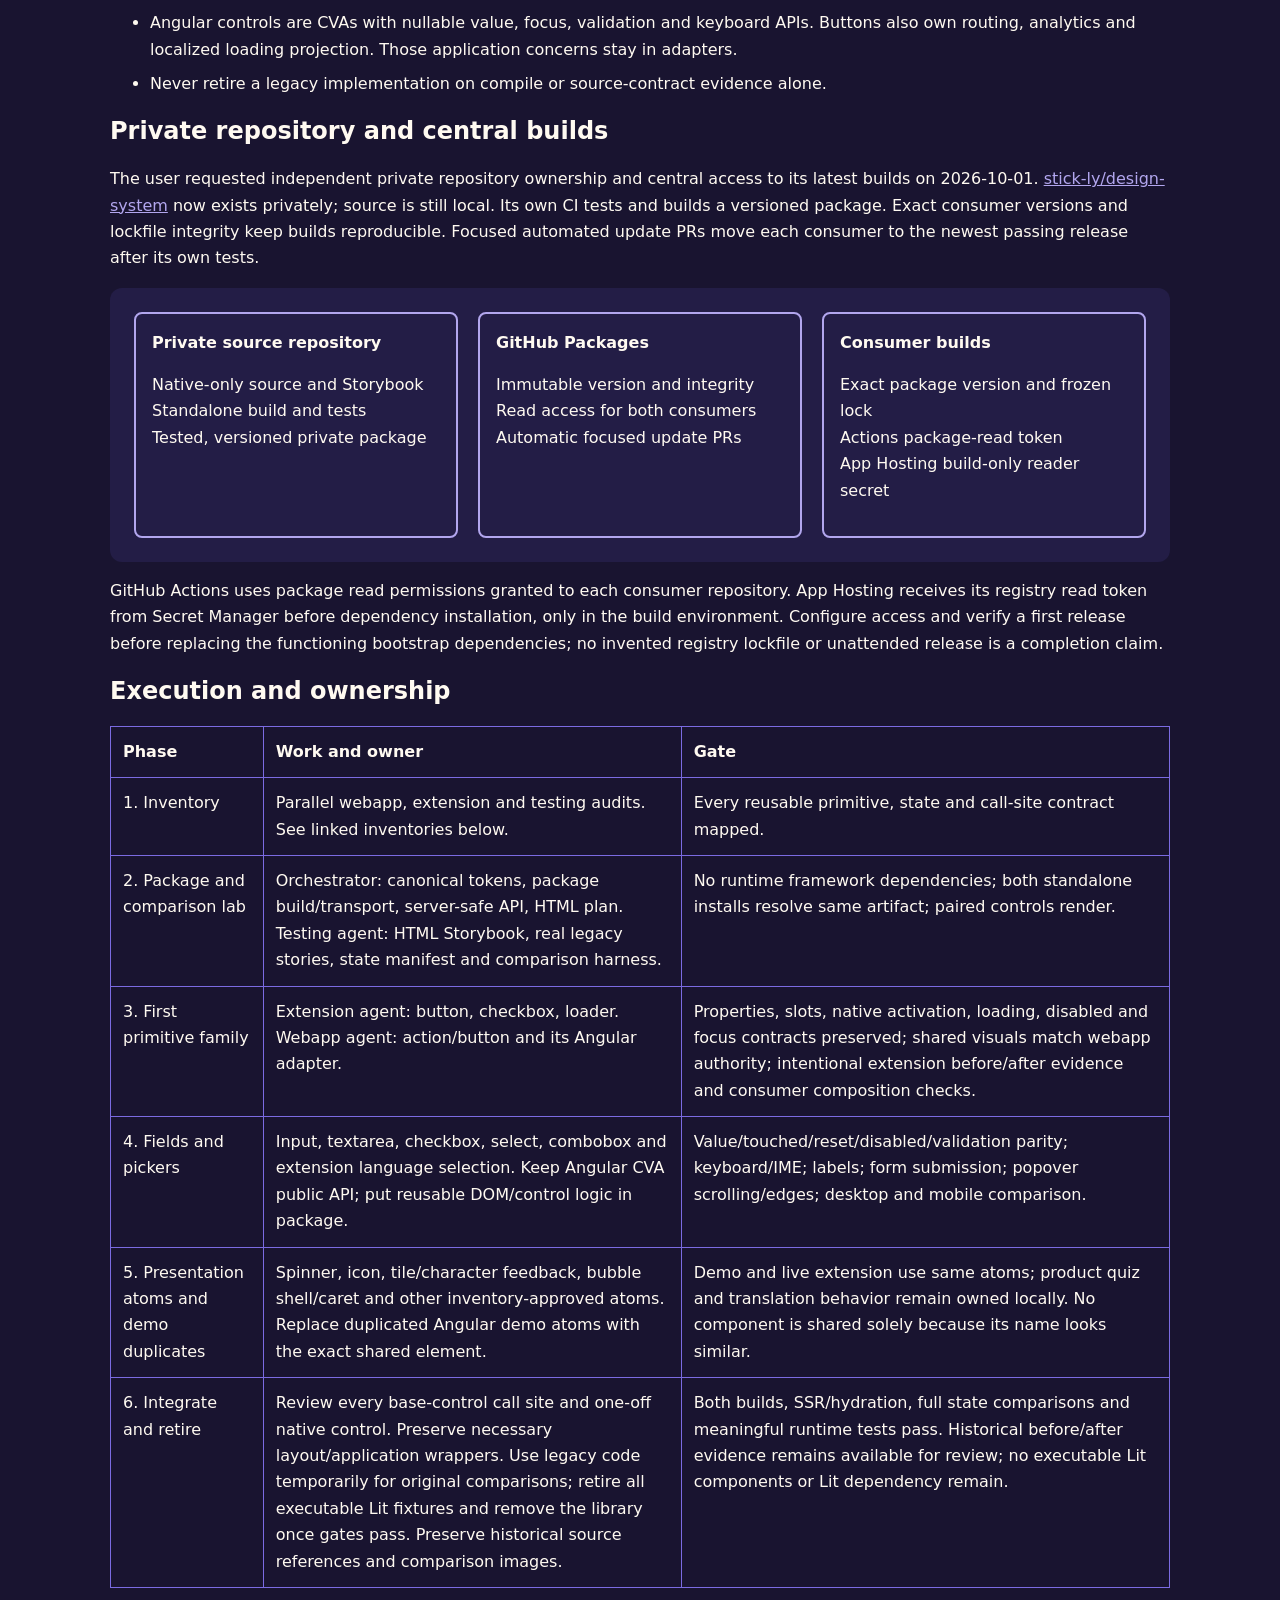
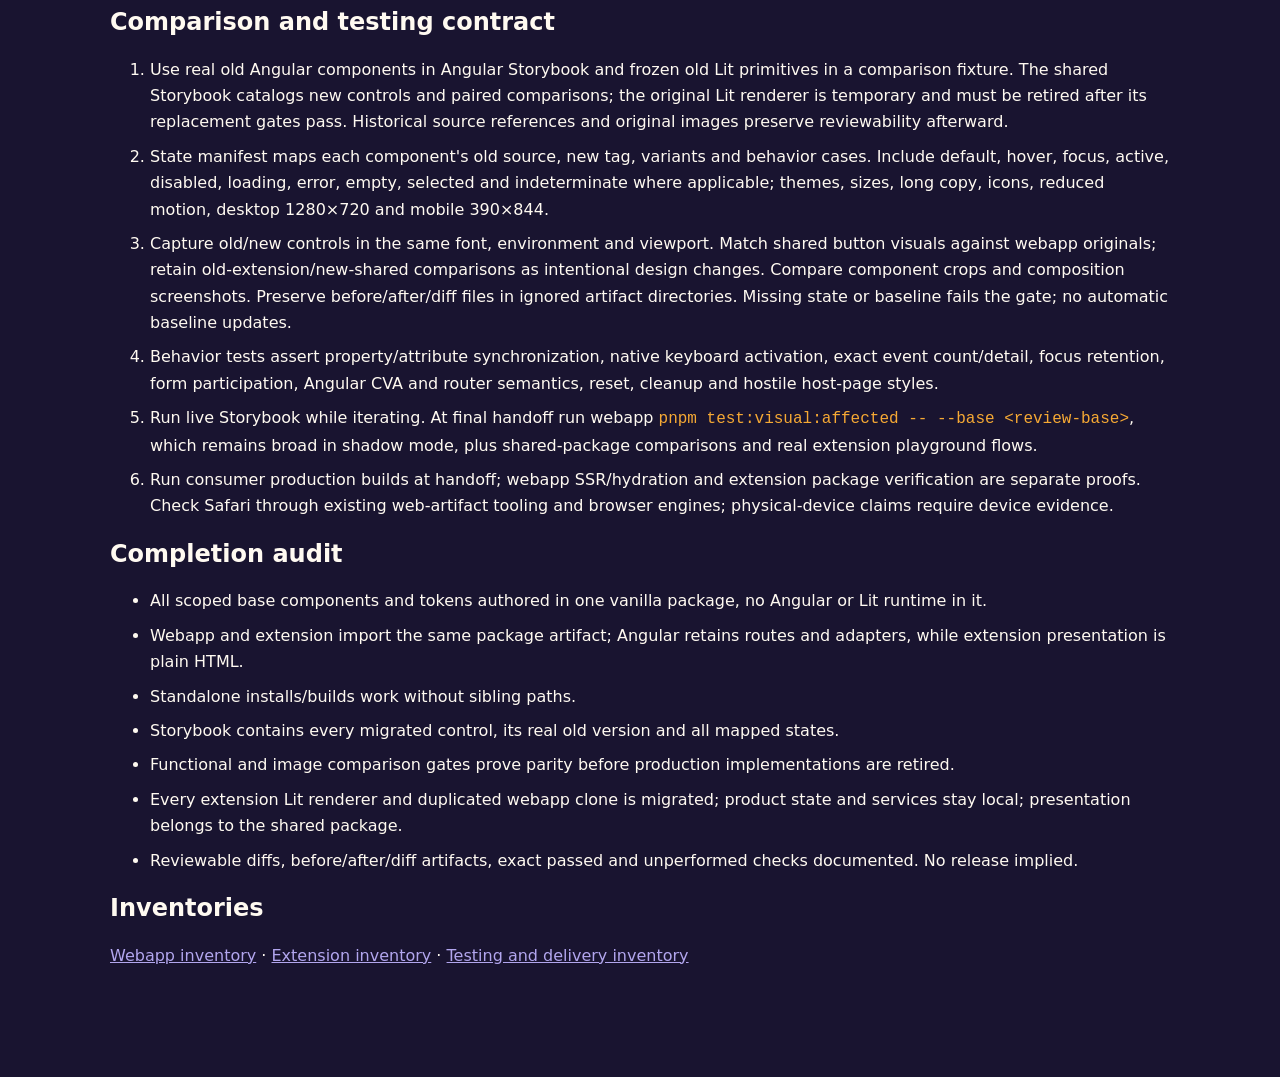
<file: handbook-source/engineering/shared-components/plan.html>
<!doctype html>
<html lang="en"><meta charset="utf-8"><meta name="viewport" content="width=device-width,initial-scale=1">
<title>Stickly shared web components refactoring</title>
<style>body{font:16px/1.65 system-ui,sans-serif;color:#fffaf1;background:#191430;margin:0}main{max-width:1060px;margin:auto;padding:40px 24px 96px}h1,h2{line-height:1.2}a{color:#b2a6ee}code{color:#f6a934}table{border-collapse:collapse;width:100%}td,th{border:1px solid #7b6be2;padding:12px;text-align:left;vertical-align:top}.diagram{display:flex;gap:20px;flex-wrap:wrap;padding:24px;background:#231d46;border-radius:12px}.box{flex:1;min-width:220px;padding:16px;border:2px solid #b2a6ee;border-radius:8px}.status{color:#f6a934}li{margin-bottom:8px}</style>
<main><h1>One shared package, preserved product behavior</h1>
<p>Scope: extract base controls, tokens and presentation atoms into vanilla web components. The user expanded this on 2026-10-01 to every extension Lit component and every webapp clone, including complete UI compositions. Keep Angular routes and application orchestration, Firebase services, analytics, translation requests, quiz rules and browser integration in their owning repositories. Extension UI rendering becomes plain HTMLElement presentation with explicit property/event contracts; its services and product controllers stay outside the shared package. Completion requires both applications to use the shared primitives, a complete legacy/new Storybook state catalog, functional parity and image comparison evidence.</p>
<p class="status">Status: package and all extension renderers implemented in native HTML; all eight Angular preview adapters migrated. Canonical webapp control comparisons pass for several families. Composition parity and actual hydration/integration gates remain in progress. The private design-system repository has been created. Source publication, consumer commits and deployment remain separate authorization steps.</p>
<h2>Approved visual authority</h2><p>2026-10-01 user direction: use webapp buttons and generally its more polished controls as the shared design reference. Shared extension buttons must adopt the raised webapp face and connected Long Shadow. Keep old extension controls as before images, not as the accepted visual target. Preserve extension public APIs and functional behavior while adopting canonical webapp visuals. Prove the new shared controls against the actual frozen Angular originals; record extension visual changes as intentional before/after differences.</p><h2>Expanded extension scope</h2><p>All extension Lit renderers and their webapp clones must migrate, as directed by the user on 2026-10-01. Inventory every registered tag and its states before replacement. Share the actual rendering component between live extension and Angular demos, adapting their data and action handlers locally. Replace every Lit component with plain native rendering and remove Lit from the consumers and shared package, including temporary comparison dependencies. First verify each original against its replacement, then retire executable Lit fixtures while preserving historical source references and certified image evidence. This expansion is mandatory and remains open until the complete inventory passes.</p><h2>Architecture</h2><div class="diagram"><div class="box"><strong>@stick-ly/design-system</strong><p>Plain HTMLElement + native DOM<br>Canonical tokens with appearance profiles<br>Properties, events, slots, native semantics</p></div><div class="box"><strong>Angular webapp</strong><p>Thin existing API adapters<br>CVA, router, localized copy, analytics<br>Browser registration + SSR fallback<br>Application compositions stay Angular</p></div><div class="box"><strong>Browser extension</strong><p>Existing tags and imports become adapters<br>Local controllers retain application state; shared plain components render it<br>Shadow-root styling and host isolation<br>Shared controls inside real overlays</p></div></div>
<h2>Evidence-backed constraints</h2><ul><li>Independent child repositories cannot depend on sibling source paths. The final canonical source repository is private <code>stick-ly/design-system</code>. Publish tested versioned packages to GitHub Packages; both consumers pin the same released version through their lockfiles. They use the owner-scoped <code>@stick-ly/design-system</code> directly for predictable dependency updates. The current local tarball is a temporary migration bootstrap, not the final distribution method.</li><li>Actual webapp and extension appearances differ: 114 token declarations match; 45 webapp and 24 extension declarations differ or are app-specific. Store shared declarations once and preserve composition-only values as explicit profiles. Base control visuals use the approved webapp design.</li><li>Current webapp source contains ambient shadows despite documentation prohibiting them. Extension bubble source contains WebKit-safe border/caret geometry despite older filter-only guidance. Refactoring must preserve current measured source, with design cleanup tracked separately.</li><li>Angular controls are CVAs with nullable value, focus, validation and keyboard APIs. Buttons also own routing, analytics and localized loading projection. Those application concerns stay in adapters.</li><li>Never retire a legacy implementation on compile or source-contract evidence alone.</li></ul>
<h2>Private repository and central builds</h2>
<p>The user requested independent private repository ownership and central access to its latest builds on 2026-10-01. <a href="https://github.com/stick-ly/design-system">stick-ly/design-system</a> now exists privately; source is still local. Its own CI tests and builds a versioned package. Exact consumer versions and lockfile integrity keep builds reproducible. Focused automated update PRs move each consumer to the newest passing release after its own tests.</p>
<div class="diagram"><div class="box"><strong>Private source repository</strong><p>Native-only source and Storybook<br>Standalone build and tests<br>Tested, versioned private package</p></div><div class="box"><strong>GitHub Packages</strong><p>Immutable version and integrity<br>Read access for both consumers<br>Automatic focused update PRs</p></div><div class="box"><strong>Consumer builds</strong><p>Exact package version and frozen lock<br>Actions package-read token<br>App Hosting build-only reader secret</p></div></div>
<p>GitHub Actions uses package read permissions granted to each consumer repository. App Hosting receives its registry read token from Secret Manager before dependency installation, only in the build environment. Configure access and verify a first release before replacing the functioning bootstrap dependencies; no invented registry lockfile or unattended release is a completion claim.</p>
<h2>Execution and ownership</h2><table><tr><th>Phase</th><th>Work and owner</th><th>Gate</th></tr><tr><td>1. Inventory</td><td>Parallel webapp, extension and testing audits. See linked inventories below.</td><td>Every reusable primitive, state and call-site contract mapped.</td></tr><tr><td>2. Package and comparison lab</td><td>Orchestrator: canonical tokens, package build/transport, server-safe API, HTML plan.<br>Testing agent: HTML Storybook, real legacy stories, state manifest and comparison harness.</td><td>No runtime framework dependencies; both standalone installs resolve same artifact; paired controls render.</td></tr><tr><td>3. First primitive family</td><td>Extension agent: button, checkbox, loader.<br>Webapp agent: action/button and its Angular adapter.</td><td>Properties, slots, native activation, loading, disabled and focus contracts preserved; shared visuals match webapp authority; intentional extension before/after evidence and consumer composition checks.</td></tr><tr><td>4. Fields and pickers</td><td>Input, textarea, checkbox, select, combobox and extension language selection. Keep Angular CVA public API; put reusable DOM/control logic in package.</td><td>Value/touched/reset/disabled/validation parity; keyboard/IME; labels; form submission; popover scrolling/edges; desktop and mobile comparison.</td></tr><tr><td>5. Presentation atoms and demo duplicates</td><td>Spinner, icon, tile/character feedback, bubble shell/caret and other inventory-approved atoms. Replace duplicated Angular demo atoms with the exact shared element.</td><td>Demo and live extension use same atoms; product quiz and translation behavior remain owned locally. No component is shared solely because its name looks similar.</td></tr><tr><td>6. Integrate and retire</td><td>Review every base-control call site and one-off native control. Preserve necessary layout/application wrappers. Use legacy code temporarily for original comparisons; retire all executable Lit fixtures and remove the library once gates pass. Preserve historical source references and comparison images.</td><td>Both builds, SSR/hydration, full state comparisons and meaningful runtime tests pass. Historical before/after evidence remains available for review; no executable Lit components or Lit dependency remain.</td></tr></table>
<h2>Comparison and testing contract</h2><ol><li>Use real old Angular components in Angular Storybook and frozen old Lit primitives in a comparison fixture. The shared Storybook catalogs new controls and paired comparisons; the original Lit renderer is temporary and must be retired after its replacement gates pass. Historical source references and original images preserve reviewability afterward.</li><li>State manifest maps each component's old source, new tag, variants and behavior cases. Include default, hover, focus, active, disabled, loading, error, empty, selected and indeterminate where applicable; themes, sizes, long copy, icons, reduced motion, desktop 1280×720 and mobile 390×844.</li><li>Capture old/new controls in the same font, environment and viewport. Match shared button visuals against webapp originals; retain old-extension/new-shared comparisons as intentional design changes. Compare component crops and composition screenshots. Preserve before/after/diff files in ignored artifact directories. Missing state or baseline fails the gate; no automatic baseline updates.</li><li>Behavior tests assert property/attribute synchronization, native keyboard activation, exact event count/detail, focus retention, form participation, Angular CVA and router semantics, reset, cleanup and hostile host-page styles.</li><li>Run live Storybook while iterating. At final handoff run webapp <code>pnpm test:visual:affected -- --base &lt;review-base&gt;</code>, which remains broad in shadow mode, plus shared-package comparisons and real extension playground flows.</li><li>Run consumer production builds at handoff; webapp SSR/hydration and extension package verification are separate proofs. Check Safari through existing web-artifact tooling and browser engines; physical-device claims require device evidence.</li></ol>
<h2>Completion audit</h2><ul><li>All scoped base components and tokens authored in one vanilla package, no Angular or Lit runtime in it.</li><li>Webapp and extension import the same package artifact; Angular retains routes and adapters, while extension presentation is plain HTML.</li><li>Standalone installs/builds work without sibling paths.</li><li>Storybook contains every migrated control, its real old version and all mapped states.</li><li>Functional and image comparison gates prove parity before production implementations are retired.</li><li>Every extension Lit renderer and duplicated webapp clone is migrated; product state and services stay local; presentation belongs to the shared package.</li><li>Reviewable diffs, before/after/diff artifacts, exact passed and unperformed checks documented. No release implied.</li></ul>
<h2>Inventories</h2><p><a href="webapp-inventory.md">Webapp inventory</a> · <a href="extension-inventory.md">Extension inventory</a> · <a href="testing-inventory.md">Testing and delivery inventory</a></p>
</main></html>
</file>
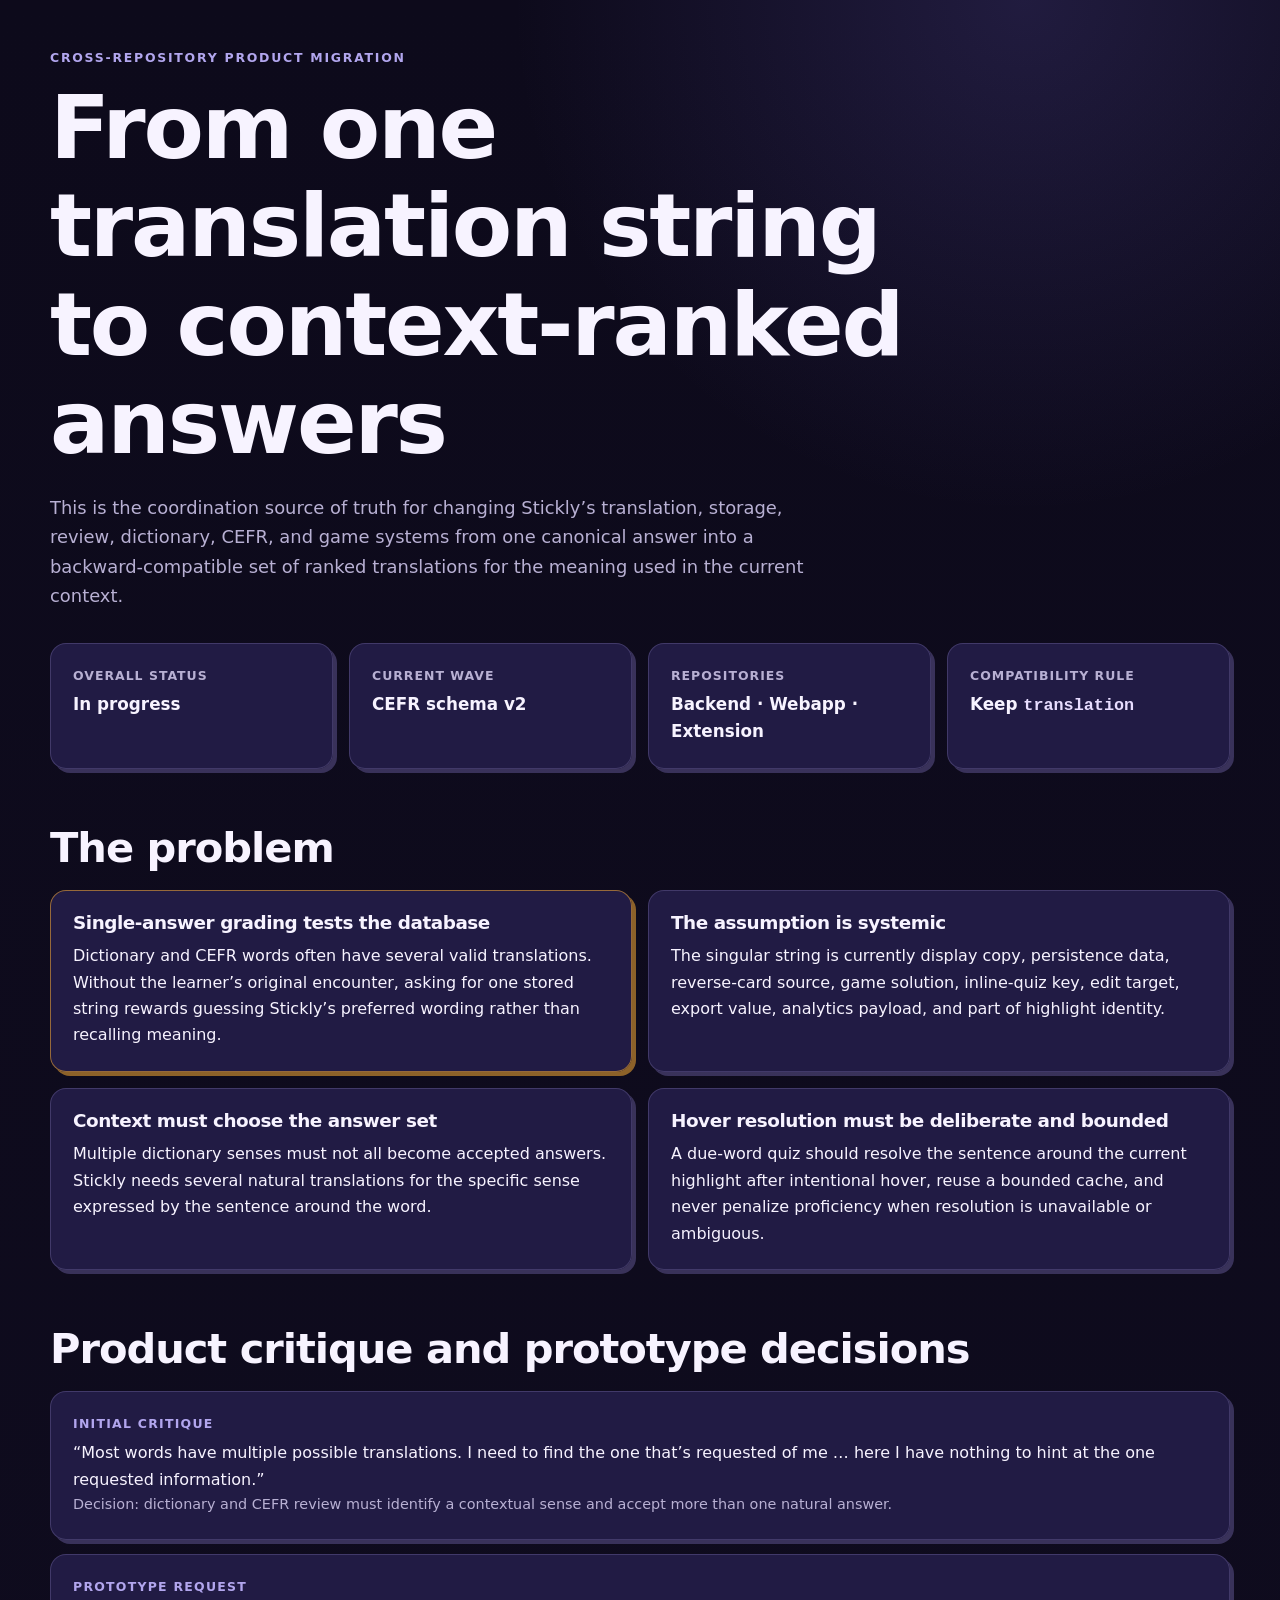
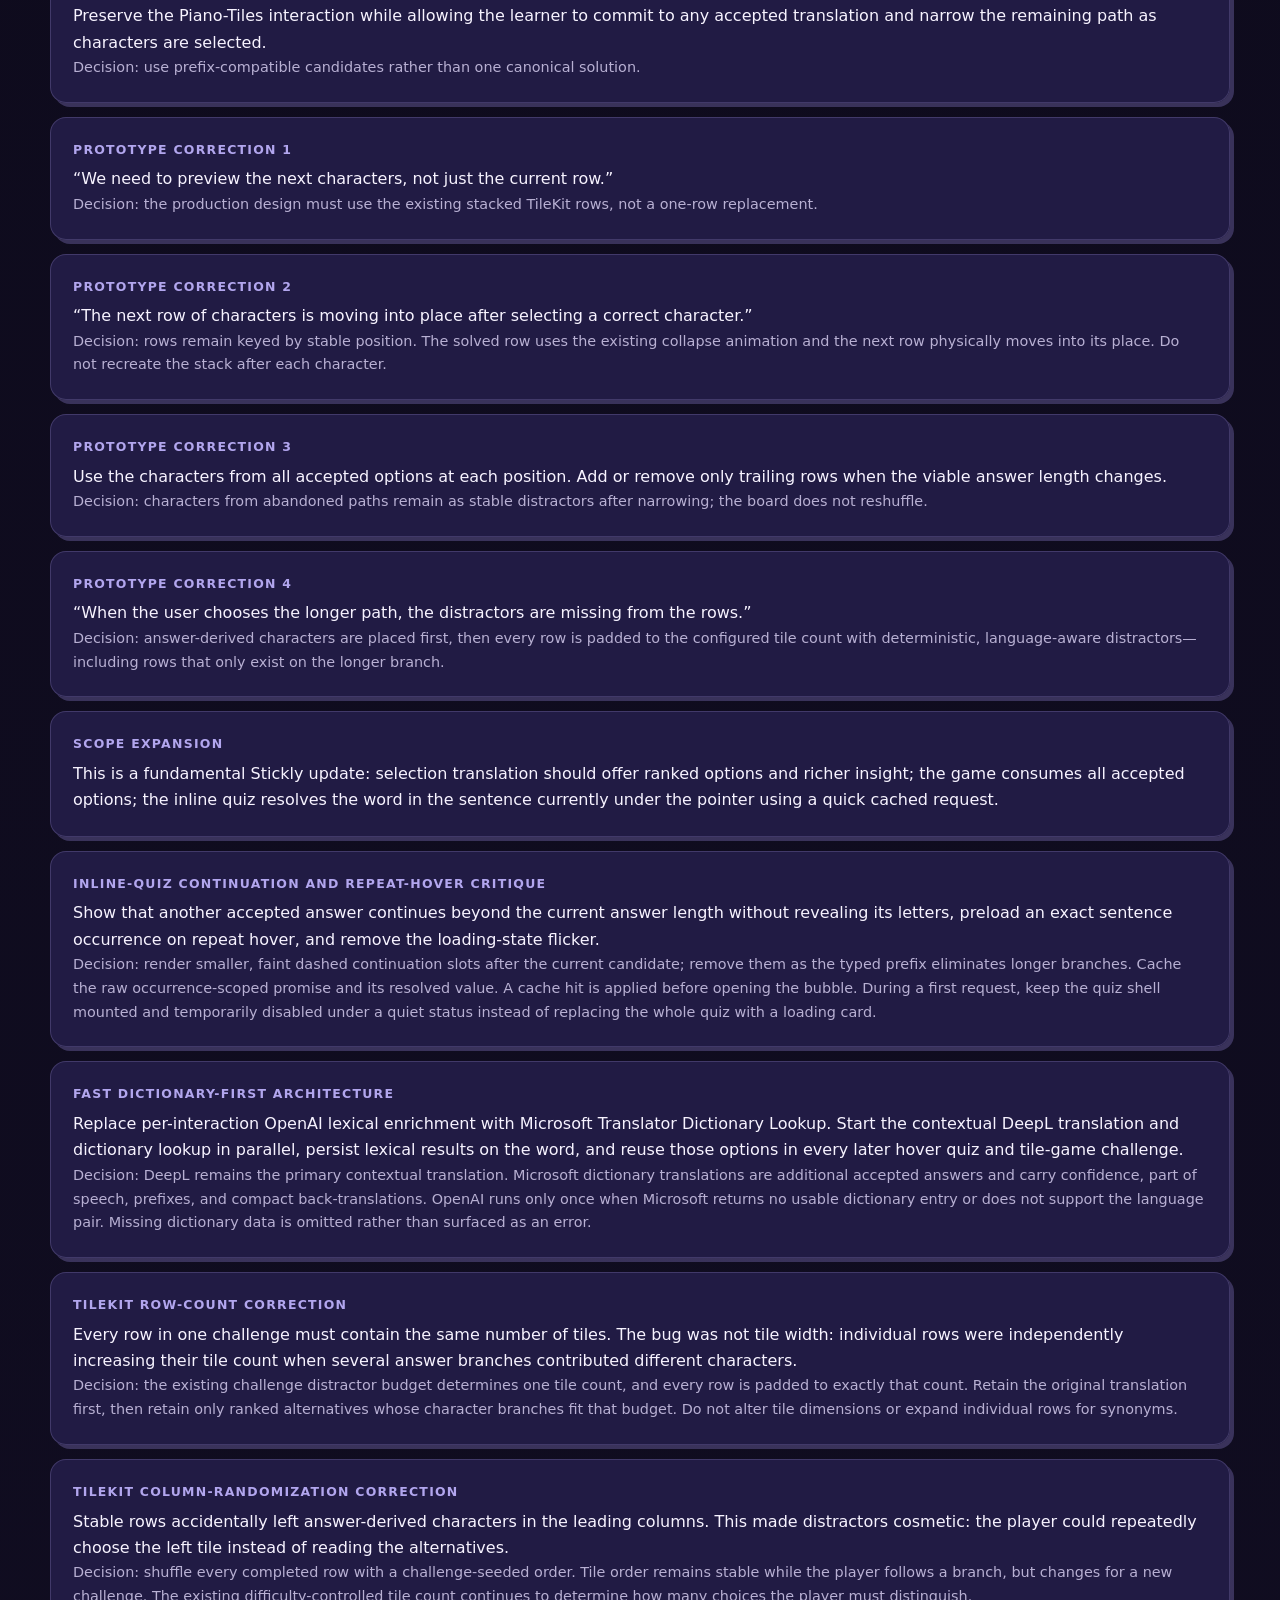
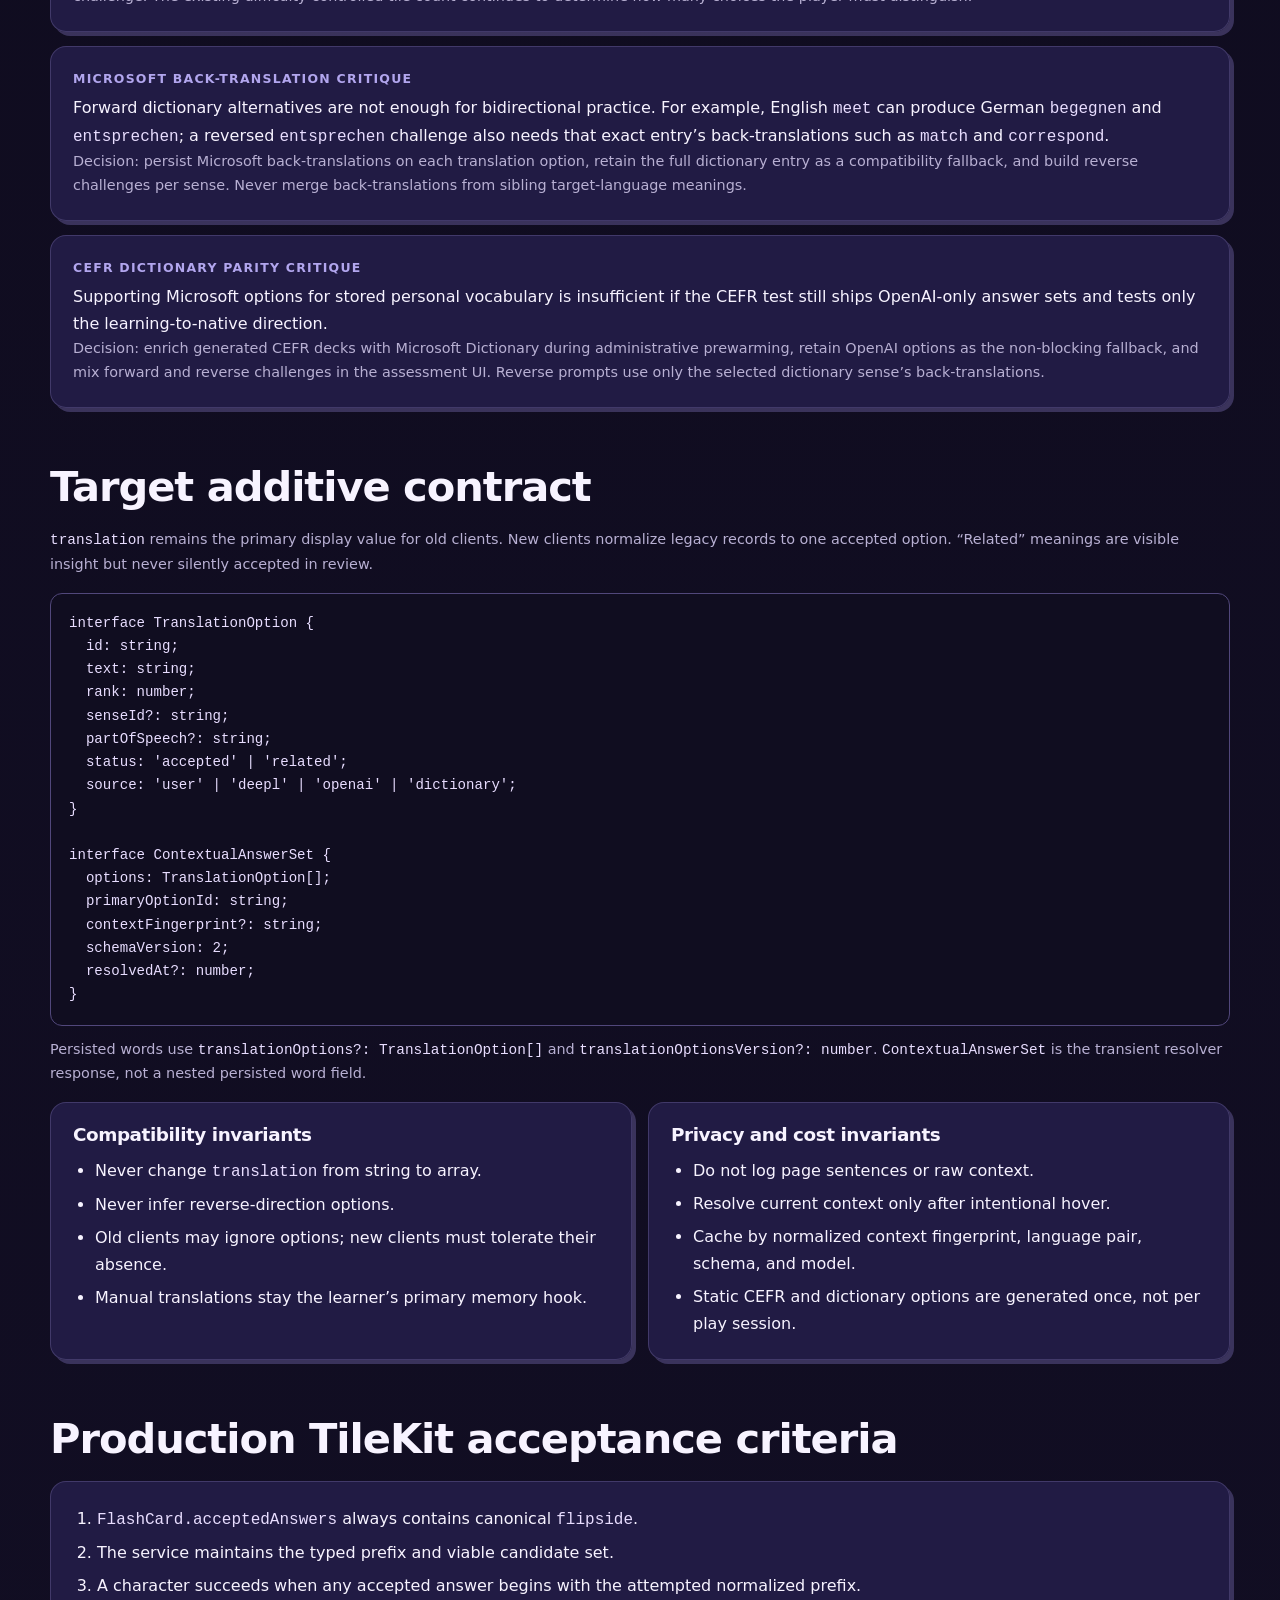
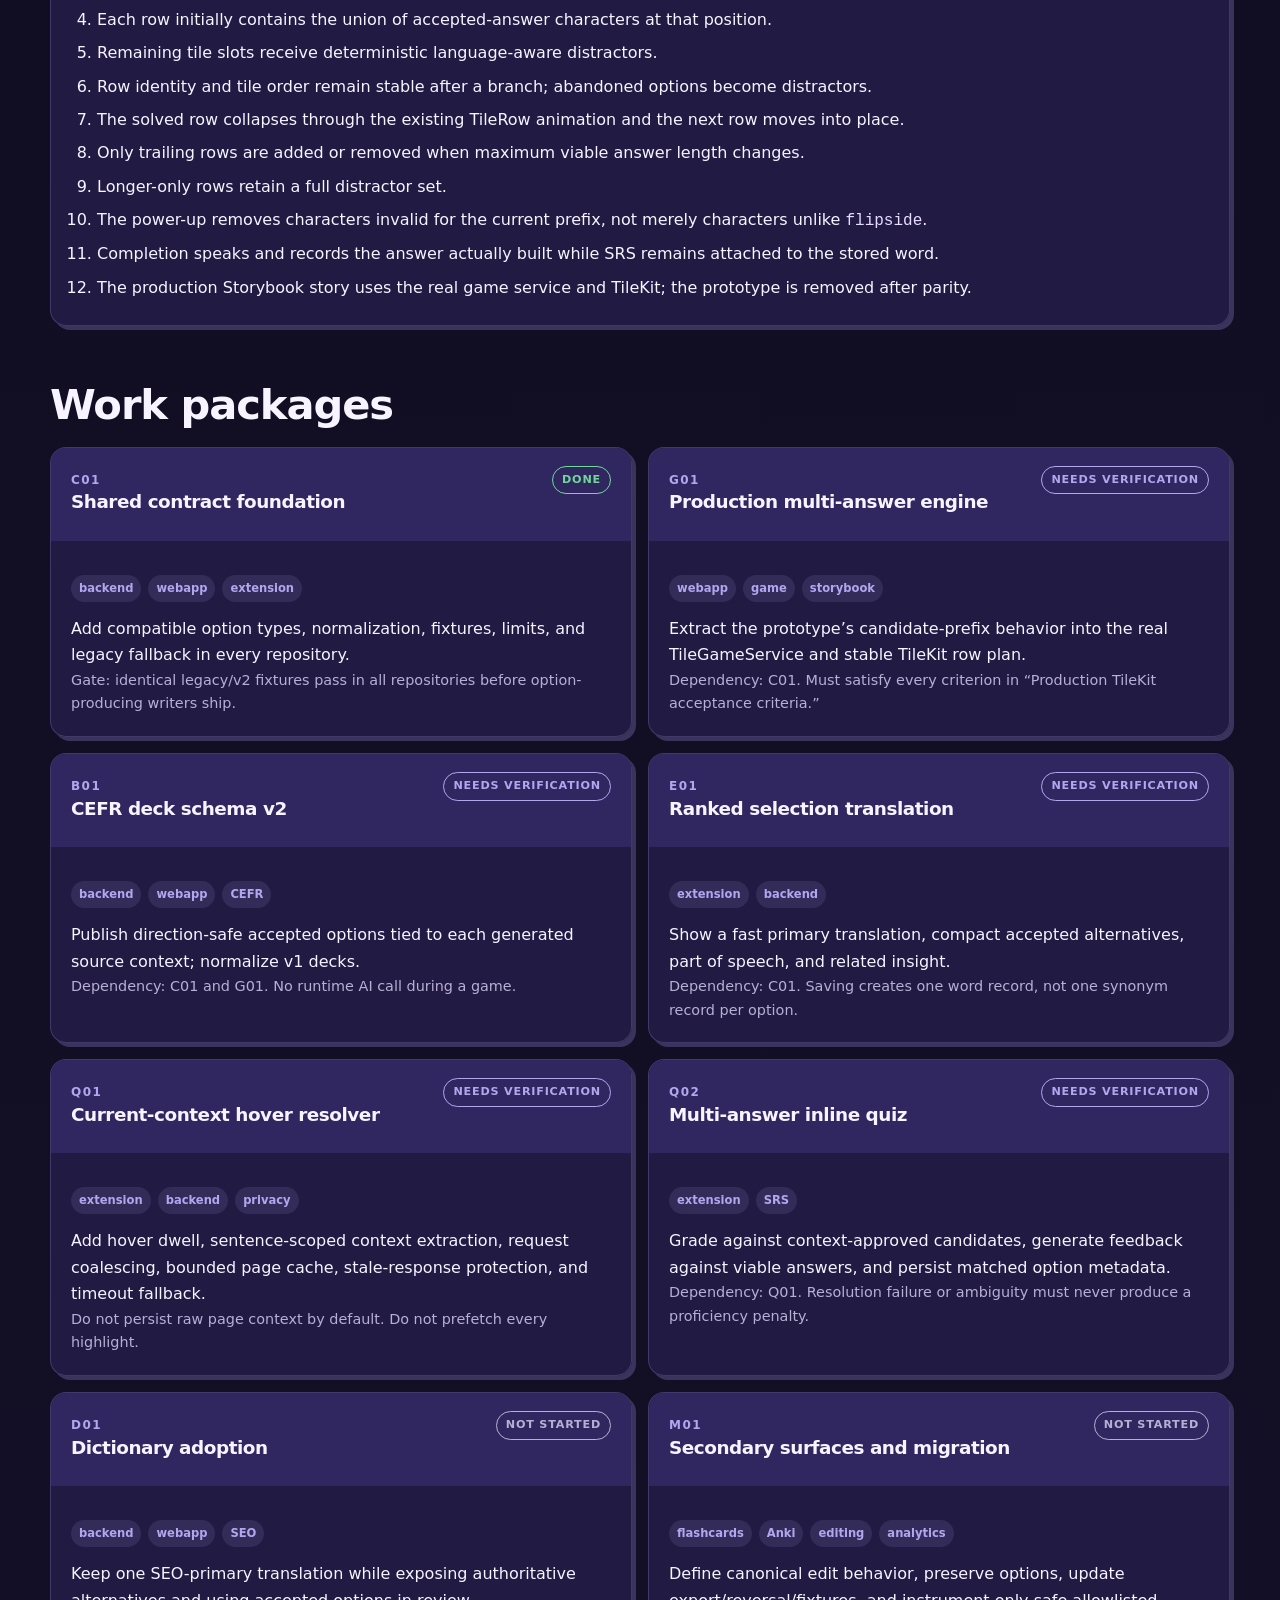
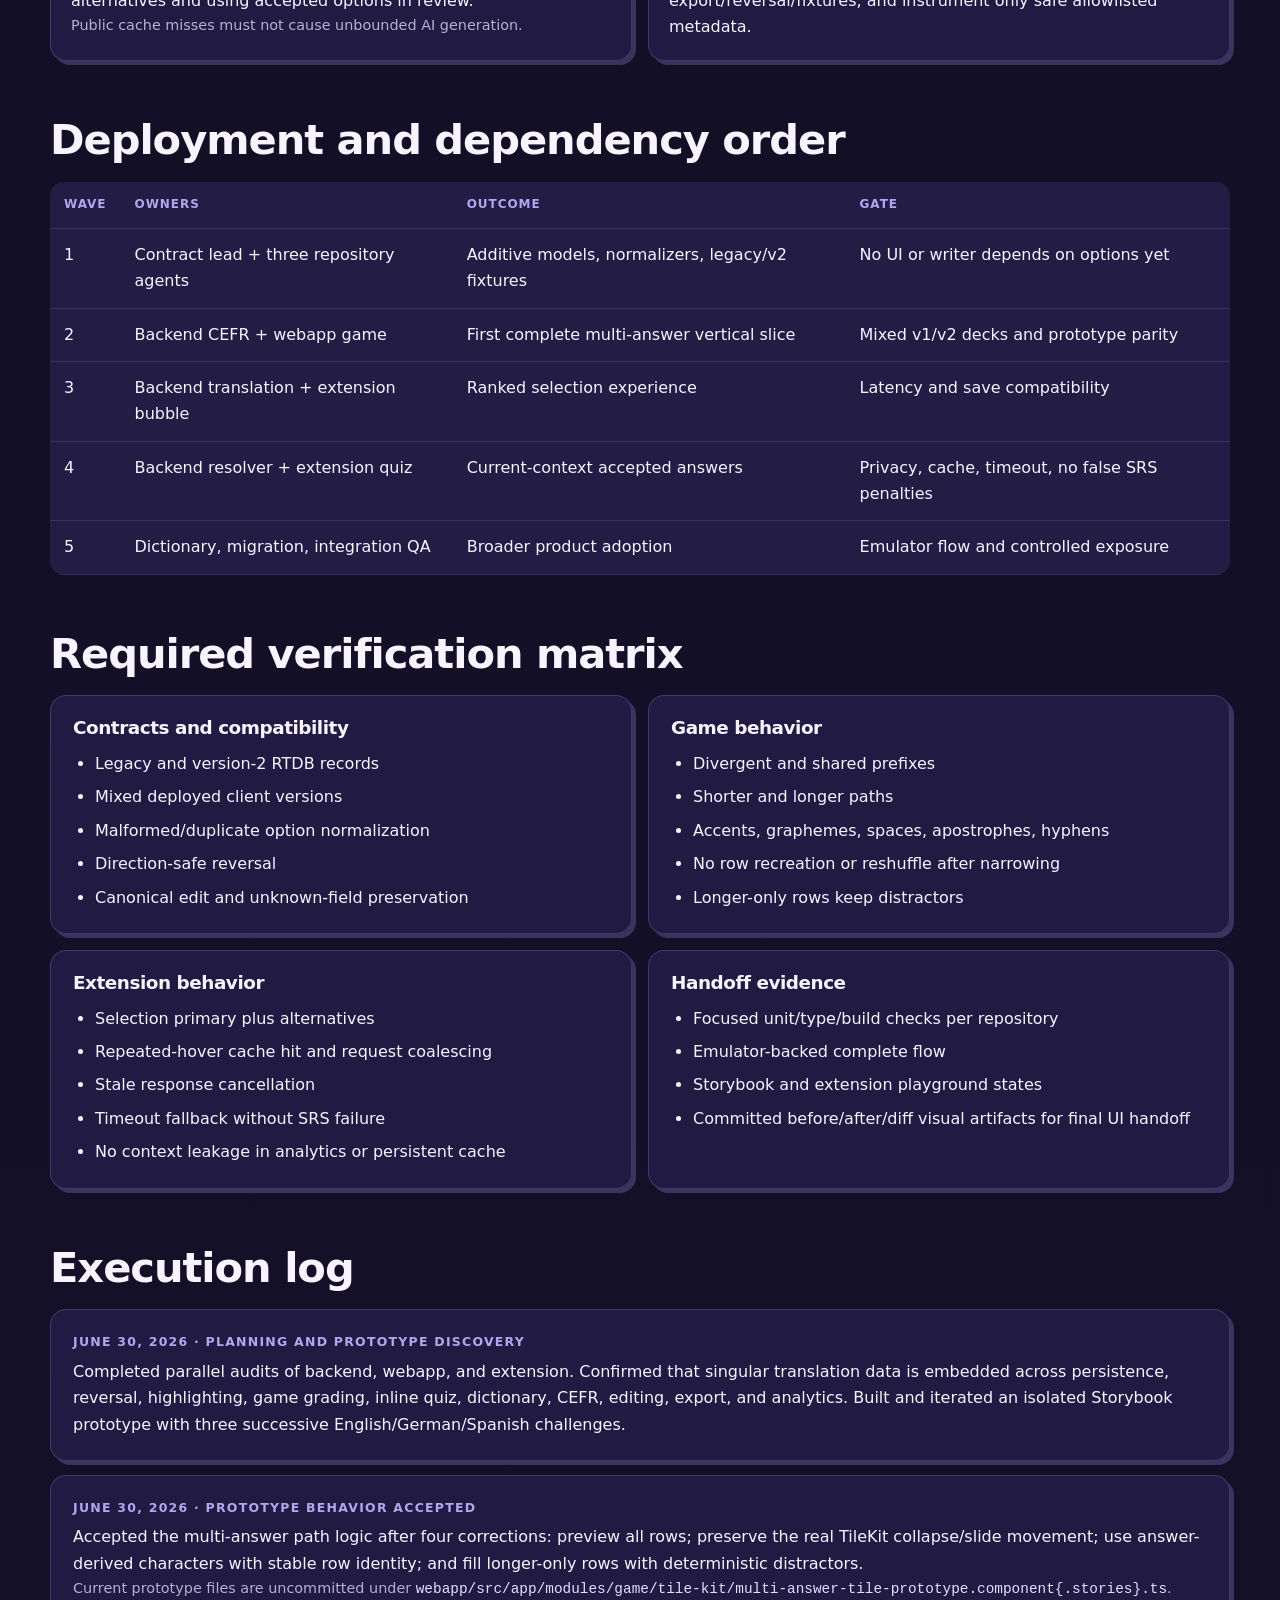
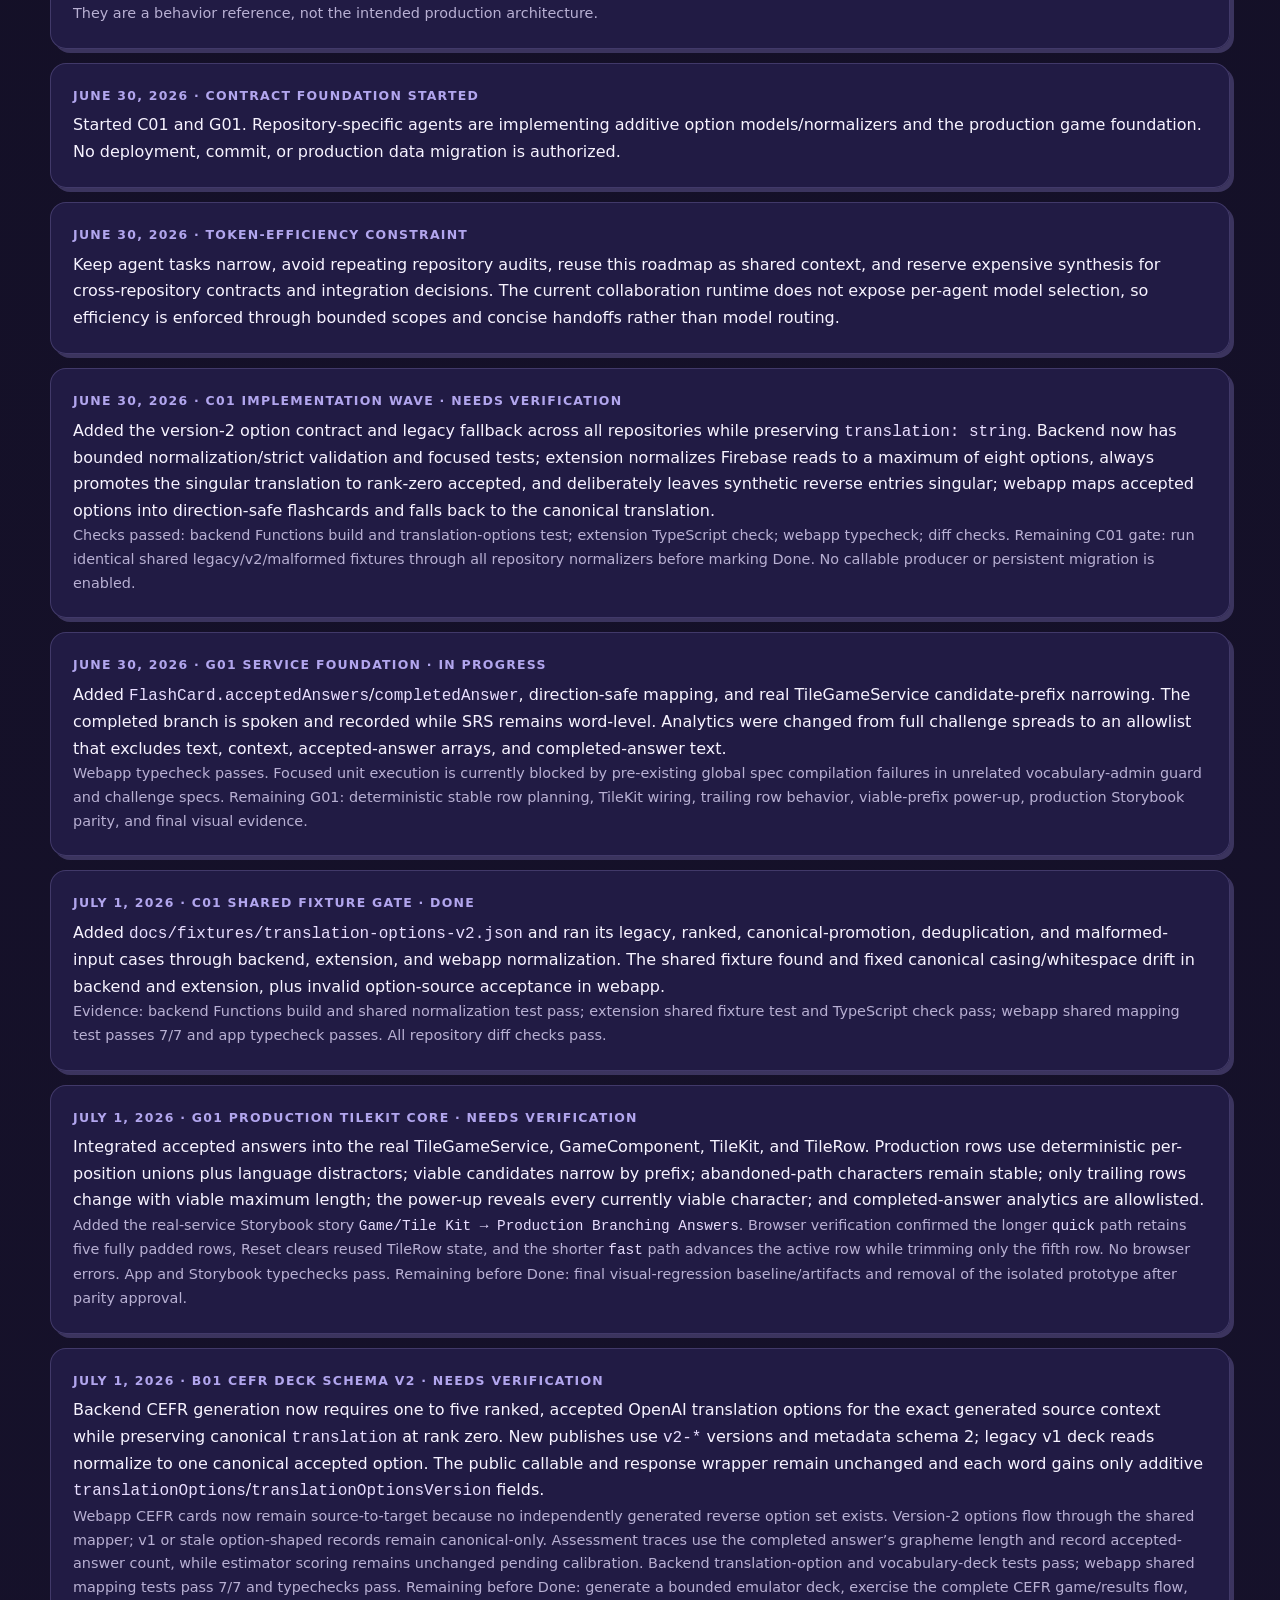
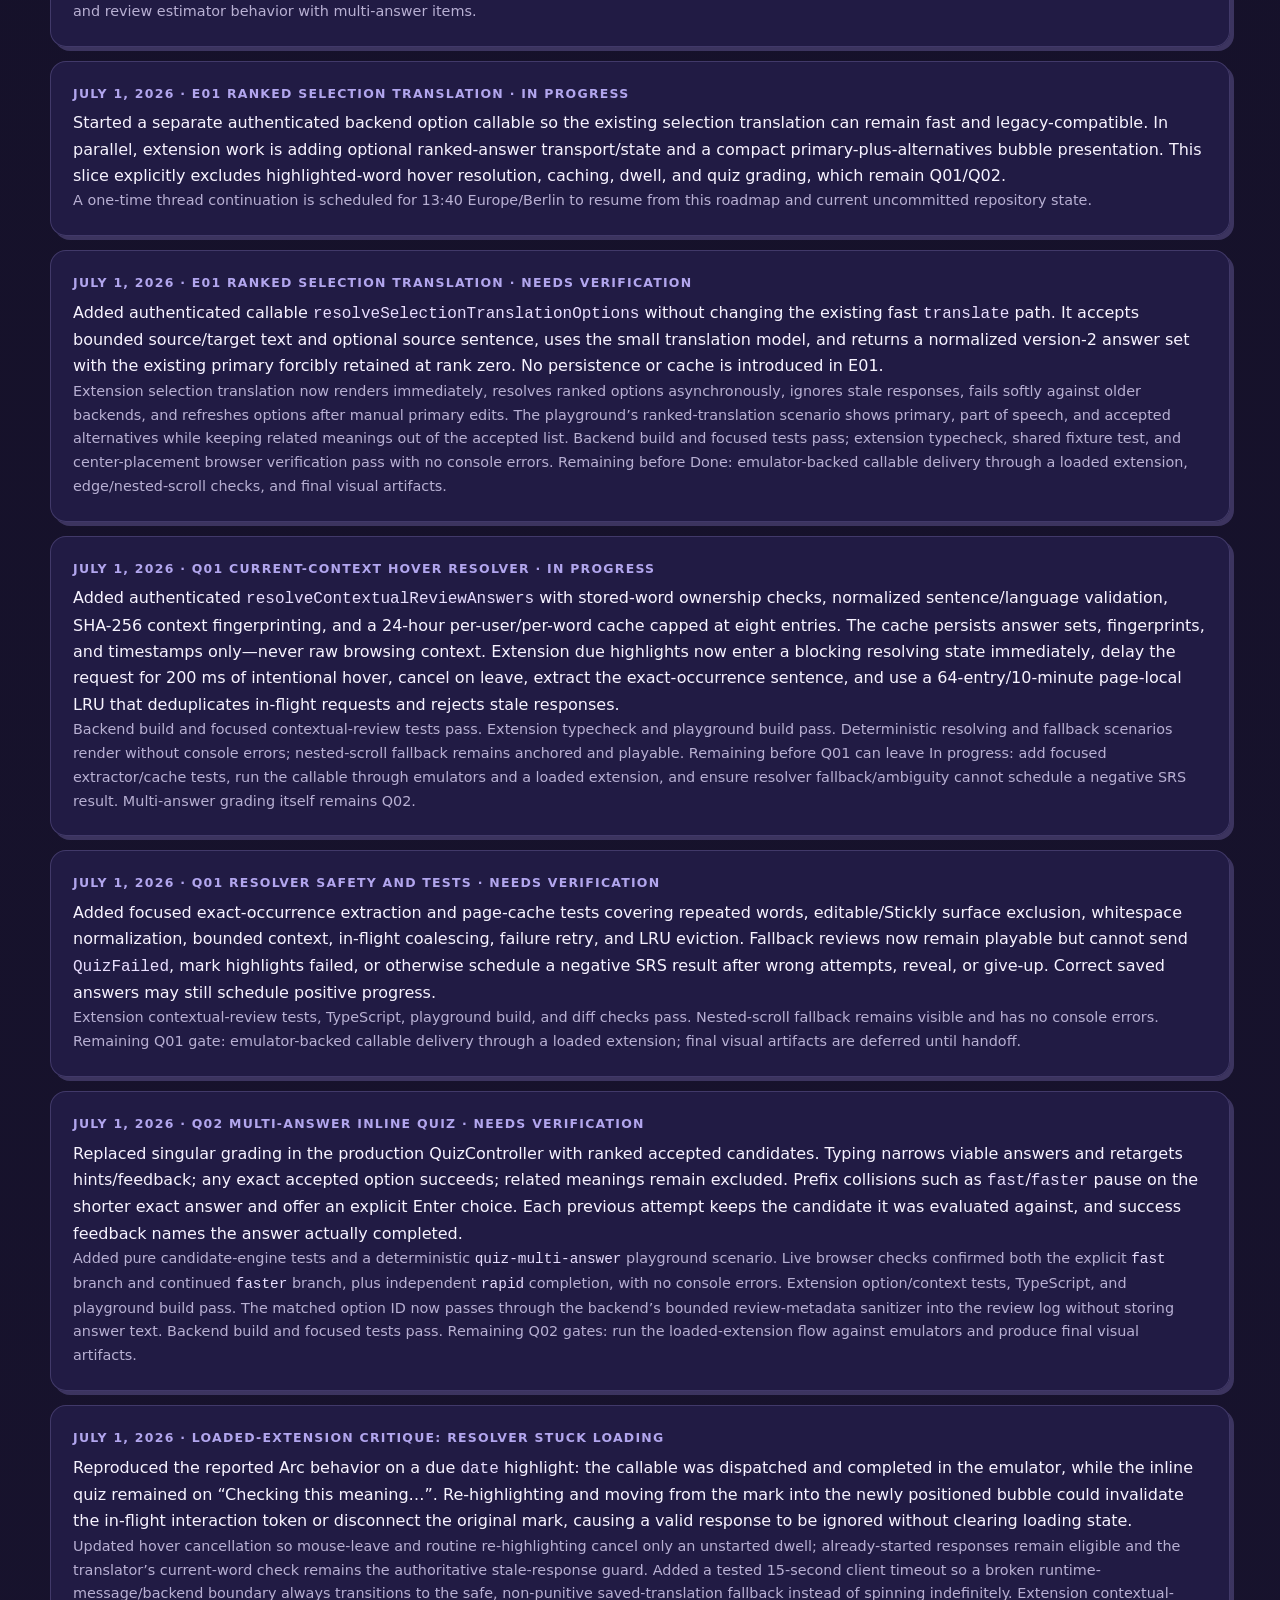
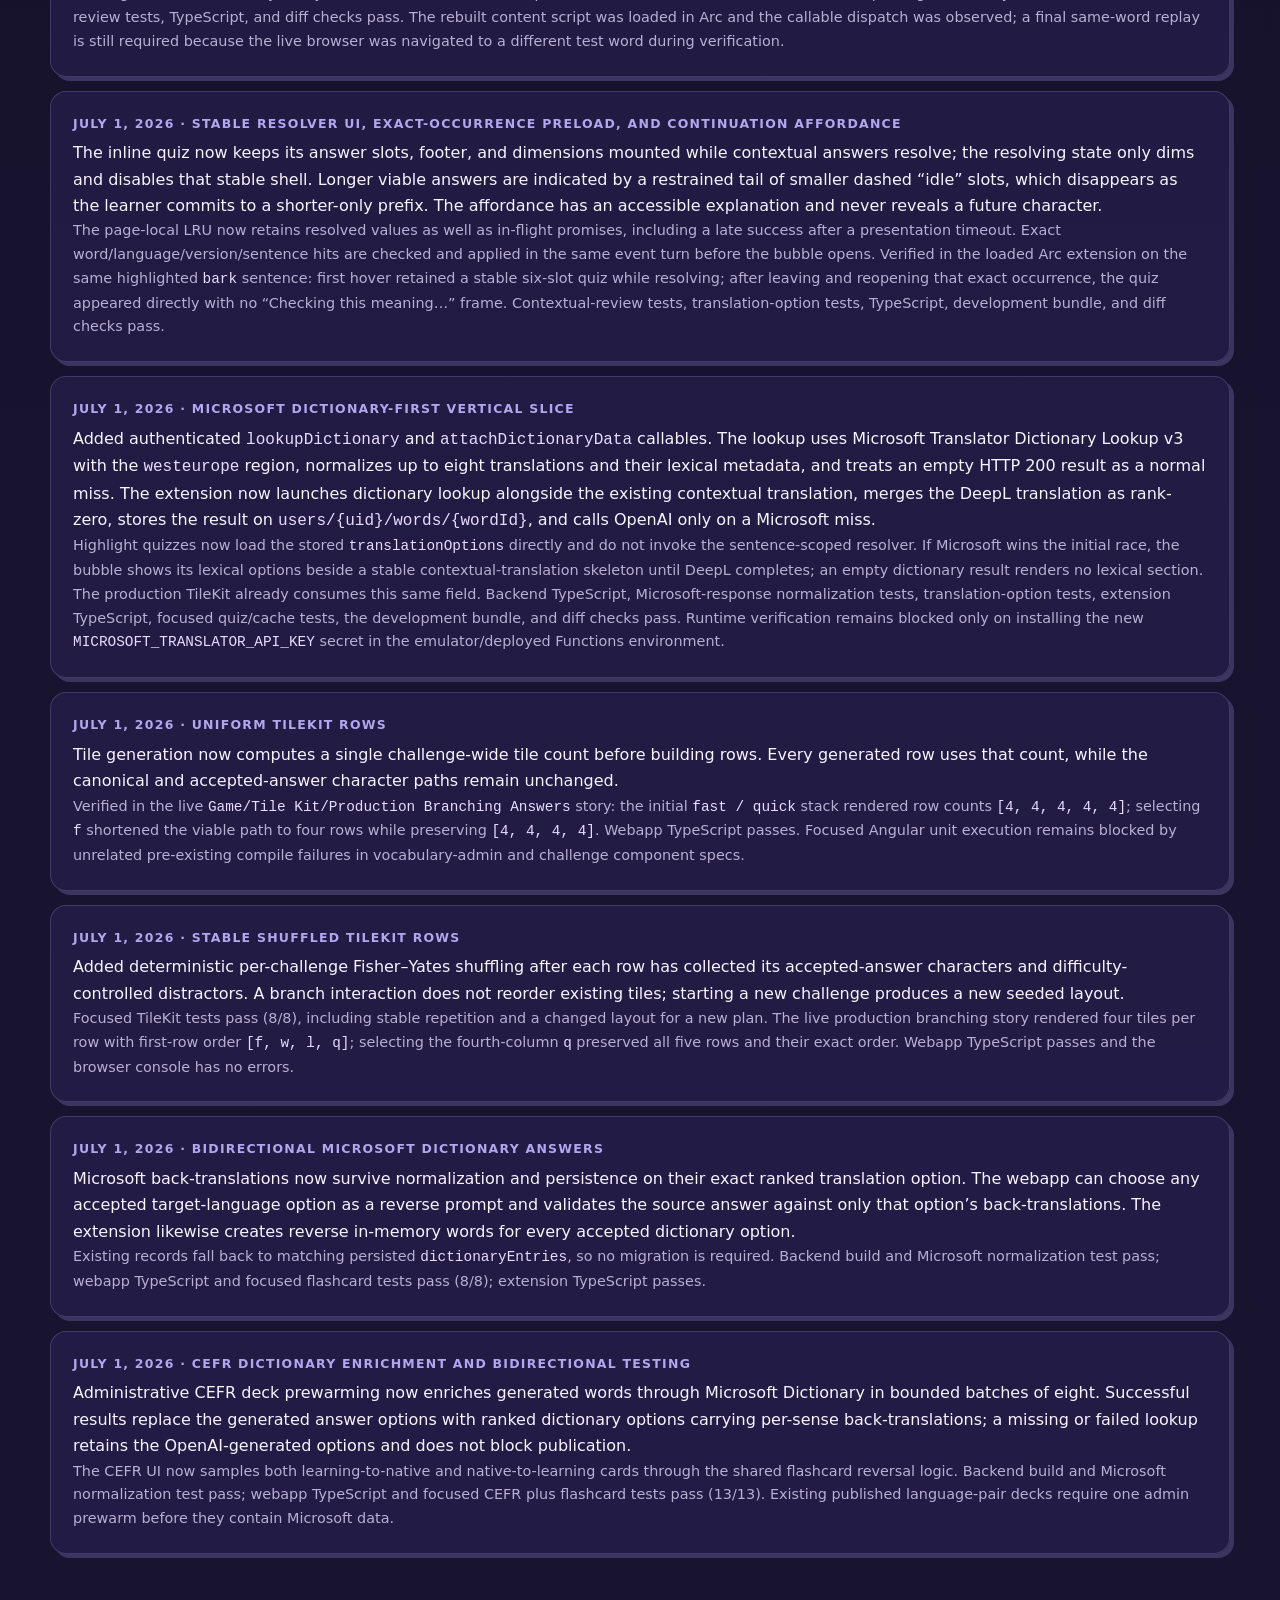
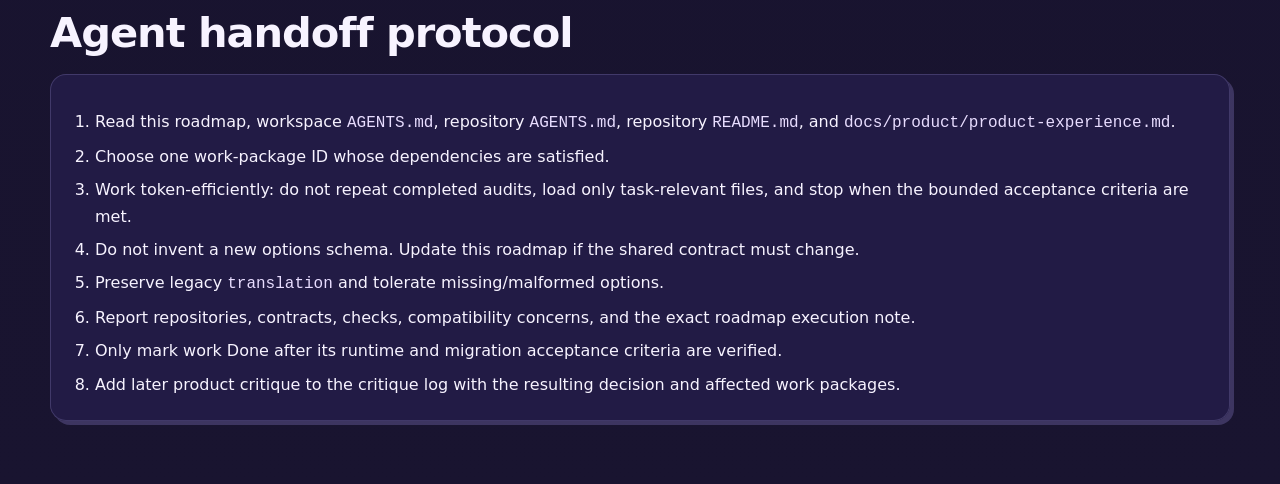
<file: handbook-source/product/references/translation-options-roadmap.html>
<!doctype html>
<html lang="en">
<head>
  <meta charset="utf-8">
  <meta name="viewport" content="width=device-width, initial-scale=1">
  <title>Stickly Context-Ranked Translation Options Roadmap</title>
  <style>
    :root {
      color-scheme: dark;
      --page: #0d0a1b;
      --canvas: #191430;
      --surface: #231d46;
      --raised: #302760;
      --ink: #f7f3ff;
      --muted: #b8b0d3;
      --line: #51477b;
      --brand: #b2a6ee;
      --accent: #f6a934;
      --success: #72d69a;
      --danger: #f18b9b;
    }
    * { box-sizing: border-box; }
    html { background: var(--page); }
    body {
      margin: 0;
      color: var(--ink);
      background:
        radial-gradient(circle at 80% 0%, rgb(123 107 226 / .18), transparent 32rem),
        linear-gradient(180deg, var(--page), var(--canvas));
      font: 16px/1.65 Inter, ui-sans-serif, system-ui, -apple-system, BlinkMacSystemFont, "Segoe UI", sans-serif;
    }
    main { width: min(1180px, calc(100% - 32px)); margin: 0 auto; padding: 48px 0 96px; }
    h1, h2, h3 { margin: 0; line-height: 1.12; letter-spacing: -.025em; }
    h1 { max-width: 900px; font-size: clamp(2.5rem, 7vw, 5.5rem); }
    h2 { margin-bottom: 18px; font-size: clamp(1.65rem, 4vw, 2.6rem); }
    h3 { margin-bottom: 10px; font-size: 1.15rem; }
    p { margin: 0; }
    a { color: var(--brand); }
    code, pre { font-family: "SFMono-Regular", Consolas, monospace; }
    code { color: #e8ddff; }
    pre {
      overflow: auto;
      margin: 16px 0 0;
      padding: 18px;
      border: 1px solid var(--line);
      border-radius: 12px;
      background: #100d20;
      color: #e8ddff;
      font-size: .88rem;
    }
    section { margin-top: 56px; }
    .eyebrow {
      margin-bottom: 10px;
      color: var(--brand);
      font-size: .78rem;
      font-weight: 800;
      letter-spacing: .14em;
      text-transform: uppercase;
    }
    .lede { max-width: 790px; margin-top: 20px; color: var(--muted); font-size: 1.12rem; }
    .meta, .grid { display: grid; gap: 16px; }
    .meta { grid-template-columns: repeat(4, minmax(0, 1fr)); margin-top: 32px; }
    .grid { grid-template-columns: repeat(2, minmax(0, 1fr)); }
    .card, .task, .entry {
      border: 1px solid rgb(178 166 238 / .22);
      border-radius: 16px;
      background: rgb(35 29 70 / .96);
      box-shadow: 4px 4px 0 rgb(81 71 123 / .65);
    }
    .card, .entry { padding: 22px; }
    .metric { color: var(--muted); font-size: .78rem; font-weight: 800; letter-spacing: .08em; text-transform: uppercase; }
    .metric-value { margin-top: 4px; font-size: 1.05rem; font-weight: 800; }
    .callout { border-color: rgb(246 169 52 / .55); box-shadow: 4px 4px 0 rgb(246 169 52 / .55); }
    .task { overflow: hidden; }
    .task-head { display: flex; align-items: flex-start; justify-content: space-between; gap: 12px; padding: 18px 20px; background: var(--raised); }
    .task-body { padding: 20px; }
    .task-id { color: var(--brand); font-size: .75rem; font-weight: 900; letter-spacing: .12em; text-transform: uppercase; }
    .status {
      flex: 0 0 auto;
      border: 1px solid currentColor;
      border-radius: 999px;
      padding: 4px 9px;
      font-size: .7rem;
      font-weight: 900;
      letter-spacing: .07em;
      text-transform: uppercase;
    }
    .not-started { color: var(--muted); }
    .in-progress { color: var(--accent); }
    .needs-verification { color: var(--brand); }
    .done { color: var(--success); }
    .blocked { color: var(--danger); }
    .badges { display: flex; flex-wrap: wrap; gap: 7px; margin: 14px 0; }
    .badge { border-radius: 999px; padding: 4px 8px; background: rgb(178 166 238 / .12); color: var(--brand); font-size: .72rem; font-weight: 800; }
    ul, ol { margin: 12px 0 0; padding-left: 22px; }
    li + li { margin-top: 7px; }
    table { width: 100%; border-collapse: collapse; overflow: hidden; border-radius: 14px; background: var(--surface); }
    th, td { padding: 13px 14px; border-bottom: 1px solid rgb(178 166 238 / .15); text-align: left; vertical-align: top; }
    th { color: var(--brand); font-size: .75rem; letter-spacing: .08em; text-transform: uppercase; }
    .timeline { display: grid; gap: 14px; }
    .entry time { display: block; margin-bottom: 6px; color: var(--brand); font-size: .78rem; font-weight: 900; letter-spacing: .1em; text-transform: uppercase; }
    .small { color: var(--muted); font-size: .9rem; }
    @media (max-width: 800px) {
      main { padding-top: 28px; }
      .meta, .grid { grid-template-columns: 1fr; }
      .task-head { align-items: stretch; flex-direction: column; }
      .status { align-self: flex-start; }
      table { display: block; overflow-x: auto; }
    }
  </style>
</head>
<body>
<main>
  <header>
    <p class="eyebrow">Cross-repository product migration</p>
    <h1>From one translation string to context-ranked answers</h1>
    <p class="lede">
      This is the coordination source of truth for changing Stickly’s translation, storage, review, dictionary,
      CEFR, and game systems from one canonical answer into a backward-compatible set of ranked translations for
      the meaning used in the current context.
    </p>
    <div class="meta">
      <div class="card"><p class="metric">Overall status</p><p class="metric-value">In progress</p></div>
      <div class="card"><p class="metric">Current wave</p><p class="metric-value">CEFR schema v2</p></div>
      <div class="card"><p class="metric">Repositories</p><p class="metric-value">Backend · Webapp · Extension</p></div>
      <div class="card"><p class="metric">Compatibility rule</p><p class="metric-value">Keep <code>translation</code></p></div>
    </div>
  </header>

  <section>
    <h2>The problem</h2>
    <div class="grid">
      <article class="card callout">
        <h3>Single-answer grading tests the database</h3>
        <p>
          Dictionary and CEFR words often have several valid translations. Without the learner’s original encounter,
          asking for one stored string rewards guessing Stickly’s preferred wording rather than recalling meaning.
        </p>
      </article>
      <article class="card">
        <h3>The assumption is systemic</h3>
        <p>
          The singular string is currently display copy, persistence data, reverse-card source, game solution,
          inline-quiz key, edit target, export value, analytics payload, and part of highlight identity.
        </p>
      </article>
      <article class="card">
        <h3>Context must choose the answer set</h3>
        <p>
          Multiple dictionary senses must not all become accepted answers. Stickly needs several natural translations
          for the specific sense expressed by the sentence around the word.
        </p>
      </article>
      <article class="card">
        <h3>Hover resolution must be deliberate and bounded</h3>
        <p>
          A due-word quiz should resolve the sentence around the current highlight after intentional hover, reuse a
          bounded cache, and never penalize proficiency when resolution is unavailable or ambiguous.
        </p>
      </article>
    </div>
  </section>

  <section id="critique-log">
    <h2>Product critique and prototype decisions</h2>
    <div class="timeline">
      <article class="entry">
        <time>Initial critique</time>
        <p>
          “Most words have multiple possible translations. I need to find the one that’s requested of me … here I
          have nothing to hint at the one requested information.”
        </p>
        <p class="small">Decision: dictionary and CEFR review must identify a contextual sense and accept more than one natural answer.</p>
      </article>
      <article class="entry">
        <time>Prototype request</time>
        <p>
          Preserve the Piano-Tiles interaction while allowing the learner to commit to any accepted translation and
          narrow the remaining path as characters are selected.
        </p>
        <p class="small">Decision: use prefix-compatible candidates rather than one canonical solution.</p>
      </article>
      <article class="entry">
        <time>Prototype correction 1</time>
        <p>“We need to preview the next characters, not just the current row.”</p>
        <p class="small">Decision: the production design must use the existing stacked TileKit rows, not a one-row replacement.</p>
      </article>
      <article class="entry">
        <time>Prototype correction 2</time>
        <p>“The next row of characters is moving into place after selecting a correct character.”</p>
        <p class="small">
          Decision: rows remain keyed by stable position. The solved row uses the existing collapse animation and the
          next row physically moves into its place. Do not recreate the stack after each character.
        </p>
      </article>
      <article class="entry">
        <time>Prototype correction 3</time>
        <p>
          Use the characters from all accepted options at each position. Add or remove only trailing rows when the
          viable answer length changes.
        </p>
        <p class="small">
          Decision: characters from abandoned paths remain as stable distractors after narrowing; the board does not reshuffle.
        </p>
      </article>
      <article class="entry">
        <time>Prototype correction 4</time>
        <p>“When the user chooses the longer path, the distractors are missing from the rows.”</p>
        <p class="small">
          Decision: answer-derived characters are placed first, then every row is padded to the configured tile count
          with deterministic, language-aware distractors—including rows that only exist on the longer branch.
        </p>
      </article>
      <article class="entry">
        <time>Scope expansion</time>
        <p>
          This is a fundamental Stickly update: selection translation should offer ranked options and richer insight;
          the game consumes all accepted options; the inline quiz resolves the word in the sentence currently under
          the pointer using a quick cached request.
        </p>
      </article>
      <article class="entry">
        <time>Inline-quiz continuation and repeat-hover critique</time>
        <p>
          Show that another accepted answer continues beyond the current answer length without revealing its letters,
          preload an exact sentence occurrence on repeat hover, and remove the loading-state flicker.
        </p>
        <p class="small">
          Decision: render smaller, faint dashed continuation slots after the current candidate; remove them as the
          typed prefix eliminates longer branches. Cache the raw occurrence-scoped promise and its resolved value.
          A cache hit is applied before opening the bubble. During a first request, keep the quiz shell mounted and
          temporarily disabled under a quiet status instead of replacing the whole quiz with a loading card.
        </p>
      </article>
      <article class="entry">
        <time>Fast dictionary-first architecture</time>
        <p>
          Replace per-interaction OpenAI lexical enrichment with Microsoft Translator Dictionary Lookup. Start the
          contextual DeepL translation and dictionary lookup in parallel, persist lexical results on the word, and
          reuse those options in every later hover quiz and tile-game challenge.
        </p>
        <p class="small">
          Decision: DeepL remains the primary contextual translation. Microsoft dictionary translations are additional
          accepted answers and carry confidence, part of speech, prefixes, and compact back-translations. OpenAI runs
          only once when Microsoft returns no usable dictionary entry or does not support the language pair. Missing
          dictionary data is omitted rather than surfaced as an error.
        </p>
      </article>
      <article class="entry">
        <time>TileKit row-count correction</time>
        <p>
          Every row in one challenge must contain the same number of tiles. The bug was not tile width: individual
          rows were independently increasing their tile count when several answer branches contributed different
          characters.
        </p>
        <p class="small">
          Decision: the existing challenge distractor budget determines one tile count, and every row is padded to
          exactly that count. Retain the original translation first, then retain only ranked alternatives whose
          character branches fit that budget. Do not alter tile dimensions or expand individual rows for synonyms.
        </p>
      </article>
      <article class="entry">
        <time>TileKit column-randomization correction</time>
        <p>
          Stable rows accidentally left answer-derived characters in the leading columns. This made distractors
          cosmetic: the player could repeatedly choose the left tile instead of reading the alternatives.
        </p>
        <p class="small">
          Decision: shuffle every completed row with a challenge-seeded order. Tile order remains stable while the
          player follows a branch, but changes for a new challenge. The existing difficulty-controlled tile count
          continues to determine how many choices the player must distinguish.
        </p>
      </article>
      <article class="entry">
        <time>Microsoft back-translation critique</time>
        <p>
          Forward dictionary alternatives are not enough for bidirectional practice. For example, English
          <code>meet</code> can produce German <code>begegnen</code> and <code>entsprechen</code>; a reversed
          <code>entsprechen</code> challenge also needs that exact entry’s back-translations such as
          <code>match</code> and <code>correspond</code>.
        </p>
        <p class="small">
          Decision: persist Microsoft back-translations on each translation option, retain the full dictionary entry
          as a compatibility fallback, and build reverse challenges per sense. Never merge back-translations from
          sibling target-language meanings.
        </p>
      </article>
      <article class="entry">
        <time>CEFR dictionary parity critique</time>
        <p>
          Supporting Microsoft options for stored personal vocabulary is insufficient if the CEFR test still ships
          OpenAI-only answer sets and tests only the learning-to-native direction.
        </p>
        <p class="small">
          Decision: enrich generated CEFR decks with Microsoft Dictionary during administrative prewarming, retain
          OpenAI options as the non-blocking fallback, and mix forward and reverse challenges in the assessment UI.
          Reverse prompts use only the selected dictionary sense’s back-translations.
        </p>
      </article>
    </div>
  </section>

  <section id="contract">
    <h2>Target additive contract</h2>
    <p class="small">
      <code>translation</code> remains the primary display value for old clients. New clients normalize legacy records
      to one accepted option. “Related” meanings are visible insight but never silently accepted in review.
    </p>
    <pre>interface TranslationOption {
  id: string;
  text: string;
  rank: number;
  senseId?: string;
  partOfSpeech?: string;
  status: 'accepted' | 'related';
  source: 'user' | 'deepl' | 'openai' | 'dictionary';
}

interface ContextualAnswerSet {
  options: TranslationOption[];
  primaryOptionId: string;
  contextFingerprint?: string;
  schemaVersion: 2;
  resolvedAt?: number;
}</pre>
    <p class="small" style="margin-top:12px">
      Persisted words use <code>translationOptions?: TranslationOption[]</code> and
      <code>translationOptionsVersion?: number</code>. <code>ContextualAnswerSet</code> is the transient resolver
      response, not a nested persisted word field.
    </p>
    <div class="grid" style="margin-top:16px">
      <article class="card">
        <h3>Compatibility invariants</h3>
        <ul>
          <li>Never change <code>translation</code> from string to array.</li>
          <li>Never infer reverse-direction options.</li>
          <li>Old clients may ignore options; new clients must tolerate their absence.</li>
          <li>Manual translations stay the learner’s primary memory hook.</li>
        </ul>
      </article>
      <article class="card">
        <h3>Privacy and cost invariants</h3>
        <ul>
          <li>Do not log page sentences or raw context.</li>
          <li>Resolve current context only after intentional hover.</li>
          <li>Cache by normalized context fingerprint, language pair, schema, and model.</li>
          <li>Static CEFR and dictionary options are generated once, not per play session.</li>
        </ul>
      </article>
    </div>
  </section>

  <section id="tilekit-acceptance">
    <h2>Production TileKit acceptance criteria</h2>
    <ol class="card" style="padding:24px 24px 24px 46px">
      <li><code>FlashCard.acceptedAnswers</code> always contains canonical <code>flipside</code>.</li>
      <li>The service maintains the typed prefix and viable candidate set.</li>
      <li>A character succeeds when any accepted answer begins with the attempted normalized prefix.</li>
      <li>Each row initially contains the union of accepted-answer characters at that position.</li>
      <li>Remaining tile slots receive deterministic language-aware distractors.</li>
      <li>Row identity and tile order remain stable after a branch; abandoned options become distractors.</li>
      <li>The solved row collapses through the existing TileRow animation and the next row moves into place.</li>
      <li>Only trailing rows are added or removed when maximum viable answer length changes.</li>
      <li>Longer-only rows retain a full distractor set.</li>
      <li>The power-up removes characters invalid for the current prefix, not merely characters unlike <code>flipside</code>.</li>
      <li>Completion speaks and records the answer actually built while SRS remains attached to the stored word.</li>
      <li>The production Storybook story uses the real game service and TileKit; the prototype is removed after parity.</li>
    </ol>
  </section>

  <section id="work-packages">
    <h2>Work packages</h2>
    <div class="grid">
      <article class="task">
        <div class="task-head"><div><span class="task-id">C01</span><h3>Shared contract foundation</h3></div><span class="status done">Done</span></div>
        <div class="task-body">
          <div class="badges"><span class="badge">backend</span><span class="badge">webapp</span><span class="badge">extension</span></div>
          <p>Add compatible option types, normalization, fixtures, limits, and legacy fallback in every repository.</p>
          <p class="small">Gate: identical legacy/v2 fixtures pass in all repositories before option-producing writers ship.</p>
        </div>
      </article>
      <article class="task">
        <div class="task-head"><div><span class="task-id">G01</span><h3>Production multi-answer engine</h3></div><span class="status needs-verification">Needs verification</span></div>
        <div class="task-body">
          <div class="badges"><span class="badge">webapp</span><span class="badge">game</span><span class="badge">storybook</span></div>
          <p>Extract the prototype’s candidate-prefix behavior into the real TileGameService and stable TileKit row plan.</p>
          <p class="small">Dependency: C01. Must satisfy every criterion in “Production TileKit acceptance criteria.”</p>
        </div>
      </article>
      <article class="task">
        <div class="task-head"><div><span class="task-id">B01</span><h3>CEFR deck schema v2</h3></div><span class="status needs-verification">Needs verification</span></div>
        <div class="task-body">
          <div class="badges"><span class="badge">backend</span><span class="badge">webapp</span><span class="badge">CEFR</span></div>
          <p>Publish direction-safe accepted options tied to each generated source context; normalize v1 decks.</p>
          <p class="small">Dependency: C01 and G01. No runtime AI call during a game.</p>
        </div>
      </article>
      <article class="task">
        <div class="task-head"><div><span class="task-id">E01</span><h3>Ranked selection translation</h3></div><span class="status needs-verification">Needs verification</span></div>
        <div class="task-body">
          <div class="badges"><span class="badge">extension</span><span class="badge">backend</span></div>
          <p>Show a fast primary translation, compact accepted alternatives, part of speech, and related insight.</p>
          <p class="small">Dependency: C01. Saving creates one word record, not one synonym record per option.</p>
        </div>
      </article>
      <article class="task">
        <div class="task-head"><div><span class="task-id">Q01</span><h3>Current-context hover resolver</h3></div><span class="status needs-verification">Needs verification</span></div>
        <div class="task-body">
          <div class="badges"><span class="badge">extension</span><span class="badge">backend</span><span class="badge">privacy</span></div>
          <p>Add hover dwell, sentence-scoped context extraction, request coalescing, bounded page cache, stale-response protection, and timeout fallback.</p>
          <p class="small">Do not persist raw page context by default. Do not prefetch every highlight.</p>
        </div>
      </article>
      <article class="task">
        <div class="task-head"><div><span class="task-id">Q02</span><h3>Multi-answer inline quiz</h3></div><span class="status needs-verification">Needs verification</span></div>
        <div class="task-body">
          <div class="badges"><span class="badge">extension</span><span class="badge">SRS</span></div>
          <p>Grade against context-approved candidates, generate feedback against viable answers, and persist matched option metadata.</p>
          <p class="small">Dependency: Q01. Resolution failure or ambiguity must never produce a proficiency penalty.</p>
        </div>
      </article>
      <article class="task">
        <div class="task-head"><div><span class="task-id">D01</span><h3>Dictionary adoption</h3></div><span class="status not-started">Not started</span></div>
        <div class="task-body">
          <div class="badges"><span class="badge">backend</span><span class="badge">webapp</span><span class="badge">SEO</span></div>
          <p>Keep one SEO-primary translation while exposing authoritative alternatives and using accepted options in review.</p>
          <p class="small">Public cache misses must not cause unbounded AI generation.</p>
        </div>
      </article>
      <article class="task">
        <div class="task-head"><div><span class="task-id">M01</span><h3>Secondary surfaces and migration</h3></div><span class="status not-started">Not started</span></div>
        <div class="task-body">
          <div class="badges"><span class="badge">flashcards</span><span class="badge">Anki</span><span class="badge">editing</span><span class="badge">analytics</span></div>
          <p>Define canonical edit behavior, preserve options, update export/reversal/fixtures, and instrument only safe allowlisted metadata.</p>
        </div>
      </article>
    </div>
  </section>

  <section id="rollout">
    <h2>Deployment and dependency order</h2>
    <table>
      <thead><tr><th>Wave</th><th>Owners</th><th>Outcome</th><th>Gate</th></tr></thead>
      <tbody>
        <tr><td>1</td><td>Contract lead + three repository agents</td><td>Additive models, normalizers, legacy/v2 fixtures</td><td>No UI or writer depends on options yet</td></tr>
        <tr><td>2</td><td>Backend CEFR + webapp game</td><td>First complete multi-answer vertical slice</td><td>Mixed v1/v2 decks and prototype parity</td></tr>
        <tr><td>3</td><td>Backend translation + extension bubble</td><td>Ranked selection experience</td><td>Latency and save compatibility</td></tr>
        <tr><td>4</td><td>Backend resolver + extension quiz</td><td>Current-context accepted answers</td><td>Privacy, cache, timeout, no false SRS penalties</td></tr>
        <tr><td>5</td><td>Dictionary, migration, integration QA</td><td>Broader product adoption</td><td>Emulator flow and controlled exposure</td></tr>
      </tbody>
    </table>
  </section>

  <section id="verification">
    <h2>Required verification matrix</h2>
    <div class="grid">
      <article class="card">
        <h3>Contracts and compatibility</h3>
        <ul>
          <li>Legacy and version-2 RTDB records</li>
          <li>Mixed deployed client versions</li>
          <li>Malformed/duplicate option normalization</li>
          <li>Direction-safe reversal</li>
          <li>Canonical edit and unknown-field preservation</li>
        </ul>
      </article>
      <article class="card">
        <h3>Game behavior</h3>
        <ul>
          <li>Divergent and shared prefixes</li>
          <li>Shorter and longer paths</li>
          <li>Accents, graphemes, spaces, apostrophes, hyphens</li>
          <li>No row recreation or reshuffle after narrowing</li>
          <li>Longer-only rows keep distractors</li>
        </ul>
      </article>
      <article class="card">
        <h3>Extension behavior</h3>
        <ul>
          <li>Selection primary plus alternatives</li>
          <li>Repeated-hover cache hit and request coalescing</li>
          <li>Stale response cancellation</li>
          <li>Timeout fallback without SRS failure</li>
          <li>No context leakage in analytics or persistent cache</li>
        </ul>
      </article>
      <article class="card">
        <h3>Handoff evidence</h3>
        <ul>
          <li>Focused unit/type/build checks per repository</li>
          <li>Emulator-backed complete flow</li>
          <li>Storybook and extension playground states</li>
          <li>Committed before/after/diff visual artifacts for final UI handoff</li>
        </ul>
      </article>
    </div>
  </section>

  <section id="execution-log">
    <h2>Execution log</h2>
    <div class="timeline">
      <article class="entry">
        <time>June 30, 2026 · Planning and prototype discovery</time>
        <p>
          Completed parallel audits of backend, webapp, and extension. Confirmed that singular translation data is
          embedded across persistence, reversal, highlighting, game grading, inline quiz, dictionary, CEFR, editing,
          export, and analytics. Built and iterated an isolated Storybook prototype with three successive
          English/German/Spanish challenges.
        </p>
      </article>
      <article class="entry">
        <time>June 30, 2026 · Prototype behavior accepted</time>
        <p>
          Accepted the multi-answer path logic after four corrections: preview all rows; preserve the real TileKit
          collapse/slide movement; use answer-derived characters with stable row identity; and fill longer-only rows
          with deterministic distractors.
        </p>
        <p class="small">
          Current prototype files are uncommitted under
          <code>webapp/src/app/modules/game/tile-kit/multi-answer-tile-prototype.component{.stories}.ts</code>.
          They are a behavior reference, not the intended production architecture.
        </p>
      </article>
      <article class="entry">
        <time>June 30, 2026 · Contract foundation started</time>
        <p>
          Started C01 and G01. Repository-specific agents are implementing additive option models/normalizers and the
          production game foundation. No deployment, commit, or production data migration is authorized.
        </p>
      </article>
      <article class="entry">
        <time>June 30, 2026 · Token-efficiency constraint</time>
        <p>
          Keep agent tasks narrow, avoid repeating repository audits, reuse this roadmap as shared context, and reserve
          expensive synthesis for cross-repository contracts and integration decisions. The current collaboration
          runtime does not expose per-agent model selection, so efficiency is enforced through bounded scopes and
          concise handoffs rather than model routing.
        </p>
      </article>
      <article class="entry">
        <time>June 30, 2026 · C01 implementation wave · Needs verification</time>
        <p>
          Added the version-2 option contract and legacy fallback across all repositories while preserving
          <code>translation: string</code>. Backend now has bounded normalization/strict validation and focused tests;
          extension normalizes Firebase reads to a maximum of eight options, always promotes the singular translation
          to rank-zero accepted, and deliberately leaves synthetic reverse entries singular; webapp maps accepted
          options into direction-safe flashcards and falls back to the canonical translation.
        </p>
        <p class="small">
          Checks passed: backend Functions build and translation-options test; extension TypeScript check; webapp
          typecheck; diff checks. Remaining C01 gate: run identical shared legacy/v2/malformed fixtures through all
          repository normalizers before marking Done. No callable producer or persistent migration is enabled.
        </p>
      </article>
      <article class="entry">
        <time>June 30, 2026 · G01 service foundation · In progress</time>
        <p>
          Added <code>FlashCard.acceptedAnswers</code>/<code>completedAnswer</code>, direction-safe mapping, and real
          TileGameService candidate-prefix narrowing. The completed branch is spoken and recorded while SRS remains
          word-level. Analytics were changed from full challenge spreads to an allowlist that excludes text, context,
          accepted-answer arrays, and completed-answer text.
        </p>
        <p class="small">
          Webapp typecheck passes. Focused unit execution is currently blocked by pre-existing global spec compilation
          failures in unrelated vocabulary-admin guard and challenge specs. Remaining G01: deterministic stable row
          planning, TileKit wiring, trailing row behavior, viable-prefix power-up, production Storybook parity, and
          final visual evidence.
        </p>
      </article>
      <article class="entry">
        <time>July 1, 2026 · C01 shared fixture gate · Done</time>
        <p>
          Added <code>docs/fixtures/translation-options-v2.json</code> and ran its legacy, ranked, canonical-promotion,
          deduplication, and malformed-input cases through backend, extension, and webapp normalization. The shared
          fixture found and fixed canonical casing/whitespace drift in backend and extension, plus invalid option-source
          acceptance in webapp.
        </p>
        <p class="small">
          Evidence: backend Functions build and shared normalization test pass; extension shared fixture test and
          TypeScript check pass; webapp shared mapping test passes 7/7 and app typecheck passes. All repository diff
          checks pass.
        </p>
      </article>
      <article class="entry">
        <time>July 1, 2026 · G01 production TileKit core · Needs verification</time>
        <p>
          Integrated accepted answers into the real TileGameService, GameComponent, TileKit, and TileRow. Production
          rows use deterministic per-position unions plus language distractors; viable candidates narrow by prefix;
          abandoned-path characters remain stable; only trailing rows change with viable maximum length; the power-up
          reveals every currently viable character; and completed-answer analytics are allowlisted.
        </p>
        <p class="small">
          Added the real-service Storybook story <code>Game/Tile Kit → Production Branching Answers</code>. Browser
          verification confirmed the longer <code>quick</code> path retains five fully padded rows, Reset clears reused
          TileRow state, and the shorter <code>fast</code> path advances the active row while trimming only the fifth
          row. No browser errors. App and Storybook typechecks pass. Remaining before Done: final visual-regression
          baseline/artifacts and removal of the isolated prototype after parity approval.
        </p>
      </article>
      <article class="entry">
        <time>July 1, 2026 · B01 CEFR deck schema v2 · Needs verification</time>
        <p>
          Backend CEFR generation now requires one to five ranked, accepted OpenAI translation options for the exact
          generated source context while preserving canonical <code>translation</code> at rank zero. New publishes use
          <code>v2-*</code> versions and metadata schema 2; legacy v1 deck reads normalize to one canonical accepted
          option. The public callable and response wrapper remain unchanged and each word gains only additive
          <code>translationOptions</code>/<code>translationOptionsVersion</code> fields.
        </p>
        <p class="small">
          Webapp CEFR cards now remain source-to-target because no independently generated reverse option set exists.
          Version-2 options flow through the shared mapper; v1 or stale option-shaped records remain canonical-only.
          Assessment traces use the completed answer’s grapheme length and record accepted-answer count, while estimator
          scoring remains unchanged pending calibration. Backend translation-option and vocabulary-deck tests pass;
          webapp shared mapping tests pass 7/7 and typechecks pass. Remaining before Done: generate a bounded emulator
          deck, exercise the complete CEFR game/results flow, and review estimator behavior with multi-answer items.
        </p>
      </article>
      <article class="entry">
        <time>July 1, 2026 · E01 ranked selection translation · In progress</time>
        <p>
          Started a separate authenticated backend option callable so the existing selection translation can remain
          fast and legacy-compatible. In parallel, extension work is adding optional ranked-answer transport/state and
          a compact primary-plus-alternatives bubble presentation. This slice explicitly excludes highlighted-word
          hover resolution, caching, dwell, and quiz grading, which remain Q01/Q02.
        </p>
        <p class="small">
          A one-time thread continuation is scheduled for 13:40 Europe/Berlin to resume from this roadmap and current
          uncommitted repository state.
        </p>
      </article>
      <article class="entry">
        <time>July 1, 2026 · E01 ranked selection translation · Needs verification</time>
        <p>
          Added authenticated callable <code>resolveSelectionTranslationOptions</code> without changing the existing
          fast <code>translate</code> path. It accepts bounded source/target text and optional source sentence, uses the
          small translation model, and returns a normalized version-2 answer set with the existing primary forcibly
          retained at rank zero. No persistence or cache is introduced in E01.
        </p>
        <p class="small">
          Extension selection translation now renders immediately, resolves ranked options asynchronously, ignores
          stale responses, fails softly against older backends, and refreshes options after manual primary edits. The
          playground’s ranked-translation scenario shows primary, part of speech, and accepted alternatives while
          keeping related meanings out of the accepted list. Backend build and focused tests pass; extension typecheck,
          shared fixture test, and center-placement browser verification pass with no console errors. Remaining before
          Done: emulator-backed callable delivery through a loaded extension, edge/nested-scroll checks, and final
          visual artifacts.
        </p>
      </article>
      <article class="entry">
        <time>July 1, 2026 · Q01 current-context hover resolver · In progress</time>
        <p>
          Added authenticated <code>resolveContextualReviewAnswers</code> with stored-word ownership checks, normalized
          sentence/language validation, SHA-256 context fingerprinting, and a 24-hour per-user/per-word cache capped at
          eight entries. The cache persists answer sets, fingerprints, and timestamps only—never raw browsing context.
          Extension due highlights now enter a blocking resolving state immediately, delay the request for 200 ms of
          intentional hover, cancel on leave, extract the exact-occurrence sentence, and use a 64-entry/10-minute
          page-local LRU that deduplicates in-flight requests and rejects stale responses.
        </p>
        <p class="small">
          Backend build and focused contextual-review tests pass. Extension typecheck and playground build pass.
          Deterministic resolving and fallback scenarios render without console errors; nested-scroll fallback remains
          anchored and playable. Remaining before Q01 can leave In progress: add focused extractor/cache tests, run the
          callable through emulators and a loaded extension, and ensure resolver fallback/ambiguity cannot schedule a
          negative SRS result. Multi-answer grading itself remains Q02.
        </p>
      </article>
      <article class="entry">
        <time>July 1, 2026 · Q01 resolver safety and tests · Needs verification</time>
        <p>
          Added focused exact-occurrence extraction and page-cache tests covering repeated words, editable/Stickly
          surface exclusion, whitespace normalization, bounded context, in-flight coalescing, failure retry, and LRU
          eviction. Fallback reviews now remain playable but cannot send <code>QuizFailed</code>, mark highlights
          failed, or otherwise schedule a negative SRS result after wrong attempts, reveal, or give-up. Correct saved
          answers may still schedule positive progress.
        </p>
        <p class="small">
          Extension contextual-review tests, TypeScript, playground build, and diff checks pass. Nested-scroll fallback
          remains visible and has no console errors. Remaining Q01 gate: emulator-backed callable delivery through a
          loaded extension; final visual artifacts are deferred until handoff.
        </p>
      </article>
      <article class="entry">
        <time>July 1, 2026 · Q02 multi-answer inline quiz · Needs verification</time>
        <p>
          Replaced singular grading in the production QuizController with ranked accepted candidates. Typing narrows
          viable answers and retargets hints/feedback; any exact accepted option succeeds; related meanings remain
          excluded. Prefix collisions such as <code>fast</code>/<code>faster</code> pause on the shorter exact answer
          and offer an explicit Enter choice. Each previous attempt keeps the candidate it was evaluated against, and
          success feedback names the answer actually completed.
        </p>
        <p class="small">
          Added pure candidate-engine tests and a deterministic
          <code>quiz-multi-answer</code> playground scenario. Live browser checks confirmed both the explicit
          <code>fast</code> branch and continued <code>faster</code> branch, plus independent <code>rapid</code>
          completion, with no console errors. Extension option/context tests, TypeScript, and playground build pass.
          The matched option ID now passes through the backend’s bounded review-metadata sanitizer into the review log
          without storing answer text. Backend build and focused tests pass. Remaining Q02 gates: run the
          loaded-extension flow against emulators and produce final visual artifacts.
        </p>
      </article>
      <article class="entry">
        <time>July 1, 2026 · Loaded-extension critique: resolver stuck loading</time>
        <p>
          Reproduced the reported Arc behavior on a due <code>date</code> highlight: the callable was dispatched and
          completed in the emulator, while the inline quiz remained on “Checking this meaning…”. Re-highlighting and
          moving from the mark into the newly positioned bubble could invalidate the in-flight interaction token or
          disconnect the original mark, causing a valid response to be ignored without clearing loading state.
        </p>
        <p class="small">
          Updated hover cancellation so mouse-leave and routine re-highlighting cancel only an unstarted dwell;
          already-started responses remain eligible and the translator’s current-word check remains the authoritative
          stale-response guard. Added a tested 15-second client timeout so a broken runtime-message/backend boundary
          always transitions to the safe, non-punitive saved-translation fallback instead of spinning indefinitely.
          Extension contextual-review tests, TypeScript, and diff checks pass. The rebuilt content script was loaded
          in Arc and the callable dispatch was observed; a final same-word replay is still required because the live
          browser was navigated to a different test word during verification.
        </p>
      </article>
      <article class="entry">
        <time>July 1, 2026 · Stable resolver UI, exact-occurrence preload, and continuation affordance</time>
        <p>
          The inline quiz now keeps its answer slots, footer, and dimensions mounted while contextual answers resolve;
          the resolving state only dims and disables that stable shell. Longer viable answers are indicated by a
          restrained tail of smaller dashed “idle” slots, which disappears as the learner commits to a shorter-only
          prefix. The affordance has an accessible explanation and never reveals a future character.
        </p>
        <p class="small">
          The page-local LRU now retains resolved values as well as in-flight promises, including a late success after
          a presentation timeout. Exact word/language/version/sentence hits are checked and applied in the same event
          turn before the bubble opens. Verified in the loaded Arc extension on the same highlighted
          <code>bark</code> sentence: first hover retained a stable six-slot quiz while resolving; after leaving and
          reopening that exact occurrence, the quiz appeared directly with no “Checking this meaning…” frame.
          Contextual-review tests, translation-option tests, TypeScript, development bundle, and diff checks pass.
        </p>
      </article>
      <article class="entry">
        <time>July 1, 2026 · Microsoft dictionary-first vertical slice</time>
        <p>
          Added authenticated <code>lookupDictionary</code> and <code>attachDictionaryData</code> callables. The lookup
          uses Microsoft Translator Dictionary Lookup v3 with the <code>westeurope</code> region, normalizes up to eight
          translations and their lexical metadata, and treats an empty HTTP 200 result as a normal miss. The extension
          now launches dictionary lookup alongside the existing contextual translation, merges the DeepL translation
          as rank-zero, stores the result on <code>users/{uid}/words/{wordId}</code>, and calls OpenAI only on a
          Microsoft miss.
        </p>
        <p class="small">
          Highlight quizzes now load the stored <code>translationOptions</code> directly and do not invoke the
          sentence-scoped resolver. If Microsoft wins the initial race, the bubble shows its lexical options beside a
          stable contextual-translation skeleton until DeepL completes; an empty dictionary result renders no lexical
          section. The production TileKit already consumes this same field. Backend TypeScript,
          Microsoft-response normalization tests, translation-option tests, extension TypeScript, focused quiz/cache
          tests, the development bundle, and diff checks pass. Runtime verification remains blocked only on installing
          the new <code>MICROSOFT_TRANSLATOR_API_KEY</code> secret in the emulator/deployed Functions environment.
        </p>
      </article>
      <article class="entry">
        <time>July 1, 2026 · Uniform TileKit rows</time>
        <p>
          Tile generation now computes a single challenge-wide tile count before building rows. Every generated row
          uses that count, while the canonical and accepted-answer character paths remain unchanged.
        </p>
        <p class="small">
          Verified in the live <code>Game/Tile Kit/Production Branching Answers</code> story: the initial
          <code>fast / quick</code> stack rendered row counts <code>[4, 4, 4, 4, 4]</code>; selecting
          <code>f</code> shortened the viable path to four rows while preserving <code>[4, 4, 4, 4]</code>.
          Webapp TypeScript passes. Focused Angular unit execution remains blocked by unrelated pre-existing compile
          failures in vocabulary-admin and challenge component specs.
        </p>
      </article>
      <article class="entry">
        <time>July 1, 2026 · Stable shuffled TileKit rows</time>
        <p>
          Added deterministic per-challenge Fisher–Yates shuffling after each row has collected its accepted-answer
          characters and difficulty-controlled distractors. A branch interaction does not reorder existing tiles;
          starting a new challenge produces a new seeded layout.
        </p>
        <p class="small">
          Focused TileKit tests pass (8/8), including stable repetition and a changed layout for a new plan. The live
          production branching story rendered four tiles per row with first-row order
          <code>[f, w, l, q]</code>; selecting the fourth-column <code>q</code> preserved all five rows and their
          exact order. Webapp TypeScript passes and the browser console has no errors.
        </p>
      </article>
      <article class="entry">
        <time>July 1, 2026 · Bidirectional Microsoft dictionary answers</time>
        <p>
          Microsoft back-translations now survive normalization and persistence on their exact ranked translation
          option. The webapp can choose any accepted target-language option as a reverse prompt and validates the
          source answer against only that option’s back-translations. The extension likewise creates reverse
          in-memory words for every accepted dictionary option.
        </p>
        <p class="small">
          Existing records fall back to matching persisted <code>dictionaryEntries</code>, so no migration is
          required. Backend build and Microsoft normalization test pass; webapp TypeScript and focused flashcard tests
          pass (8/8); extension TypeScript passes.
        </p>
      </article>
      <article class="entry">
        <time>July 1, 2026 · CEFR dictionary enrichment and bidirectional testing</time>
        <p>
          Administrative CEFR deck prewarming now enriches generated words through Microsoft Dictionary in bounded
          batches of eight. Successful results replace the generated answer options with ranked dictionary options
          carrying per-sense back-translations; a missing or failed lookup retains the OpenAI-generated options and
          does not block publication.
        </p>
        <p class="small">
          The CEFR UI now samples both learning-to-native and native-to-learning cards through the shared flashcard
          reversal logic. Backend build and Microsoft normalization test pass; webapp TypeScript and focused CEFR plus
          flashcard tests pass (13/13). Existing published language-pair decks require one admin prewarm before they
          contain Microsoft data.
        </p>
      </article>
    </div>
  </section>

  <section>
    <h2>Agent handoff protocol</h2>
    <div class="card">
      <ol>
        <li>Read this roadmap, workspace <code>AGENTS.md</code>, repository <code>AGENTS.md</code>, repository <code>README.md</code>, and <code>docs/product/product-experience.md</code>.</li>
        <li>Choose one work-package ID whose dependencies are satisfied.</li>
        <li>Work token-efficiently: do not repeat completed audits, load only task-relevant files, and stop when the bounded acceptance criteria are met.</li>
        <li>Do not invent a new options schema. Update this roadmap if the shared contract must change.</li>
        <li>Preserve legacy <code>translation</code> and tolerate missing/malformed options.</li>
        <li>Report repositories, contracts, checks, compatibility concerns, and the exact roadmap execution note.</li>
        <li>Only mark work Done after its runtime and migration acceptance criteria are verified.</li>
        <li>Add later product critique to the critique log with the resulting decision and affected work packages.</li>
      </ol>
    </div>
  </section>
</main>
</body>
</html>
</file>
